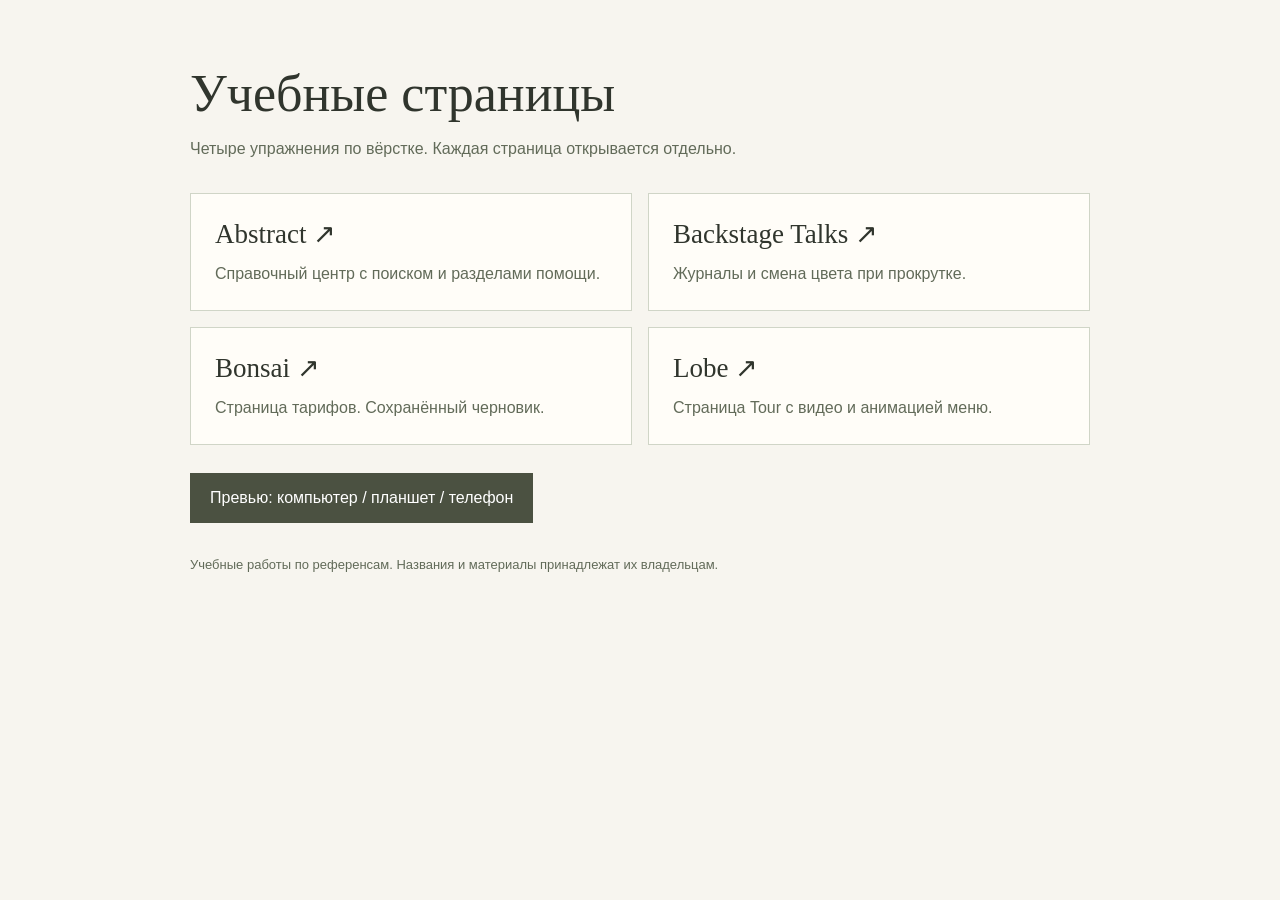
<file: index.html>
<!doctype html>
<html lang="ru">
<head>
  <meta charset="utf-8">
  <meta name="viewport" content="width=device-width, initial-scale=1">
  <meta name="robots" content="noindex, nofollow, noimageindex">
  <title>Учебные страницы</title>
  <style>
    * { box-sizing: border-box; }
    body { margin: 0; padding: 64px 24px; color: #30352d; background: #f7f5ef; font: 16px/1.6 "Segoe UI", Arial, sans-serif; }
    main { max-width: 900px; margin: auto; }
    h1 { margin: 0 0 12px; font: 400 clamp(32px, 6vw, 52px)/1.15 Georgia, serif; }
    .intro { color: #626b59; margin: 0 0 32px; }
    .pages { display: grid; grid-template-columns: repeat(2, minmax(0, 1fr)); gap: 16px; }
    .page { display: block; padding: 24px; border: 1px solid #d0d5c7; color: inherit; text-decoration: none; background: #fffdf8; }
    .page strong { display: block; font: 400 27px/1.2 Georgia, serif; margin-bottom: 10px; }
    .page span { color: #626b59; }
    .page:hover { border-color: #4b5141; background: #edf0e5; }
    :focus-visible { outline: 2px solid #4b5141; outline-offset: 4px; }
    .preview { display: inline-block; margin-top: 28px; padding: 12px 20px; color: #fff; background: #4b5141; text-decoration: none; }
    .note { margin-top: 32px; color: #626b59; font-size: 13px; }
    @media (max-width: 560px) { body { padding: 32px 18px; } .pages { grid-template-columns: 1fr; } }
  </style>
</head>
<body>
  <main>
    <h1>Учебные страницы</h1>
    <p class="intro">Четыре упражнения по вёрстке. Каждая страница открывается отдельно.</p>
    <nav class="pages" aria-label="Выбрать страницу">
      <a class="page" href="abstract.html"><strong>Abstract ↗</strong><span>Справочный центр с поиском и разделами помощи.</span></a>
      <a class="page" href="backstage.html"><strong>Backstage Talks ↗</strong><span>Журналы и смена цвета при прокрутке.</span></a>
      <a class="page" href="bonsai.html"><strong>Bonsai ↗</strong><span>Страница тарифов. Сохранённый черновик.</span></a>
      <a class="page" href="lobe.html"><strong>Lobe ↗</strong><span>Страница Tour с видео и анимацией меню.</span></a>
    </nav>
    <a class="preview" href="preview.html">Превью: компьютер / планшет / телефон</a>
    <p class="note">Учебные работы по референсам. Названия и материалы принадлежат их владельцам.</p>
  </main>
</body>
</html>
</file>
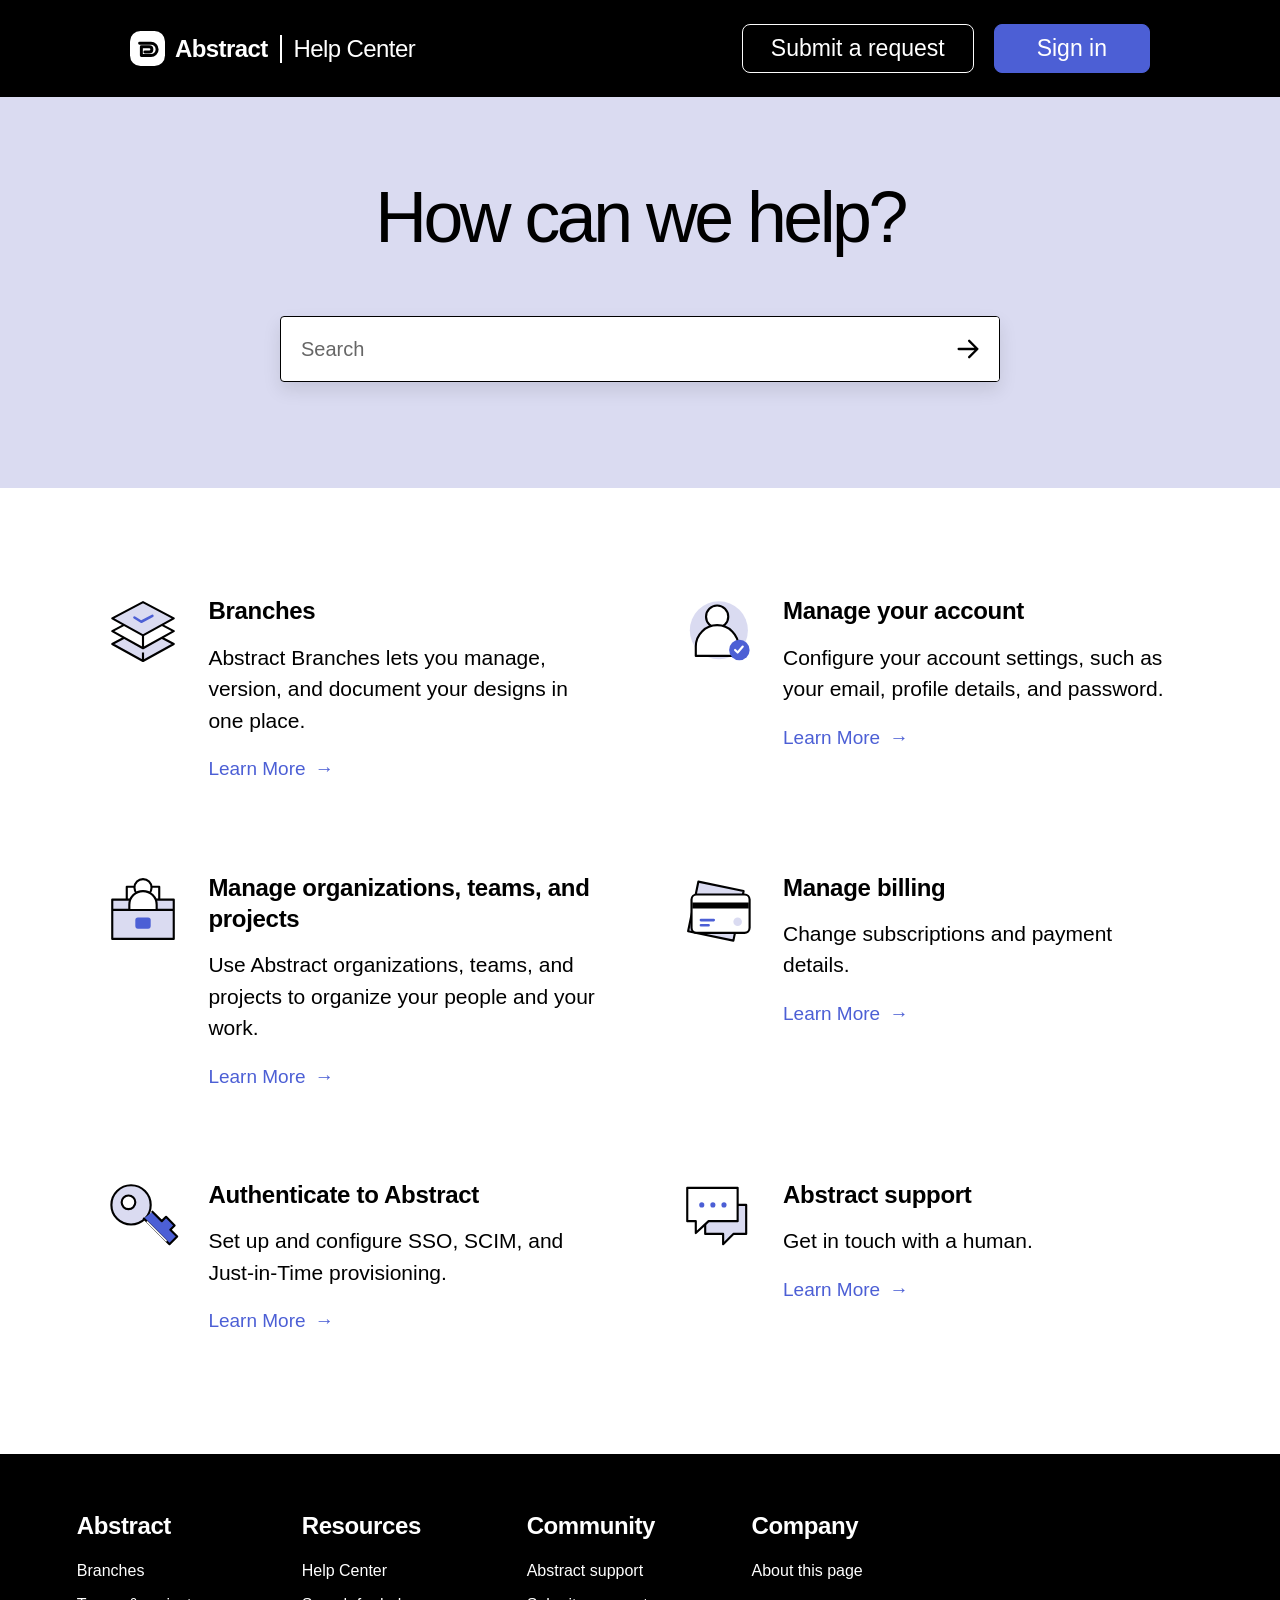
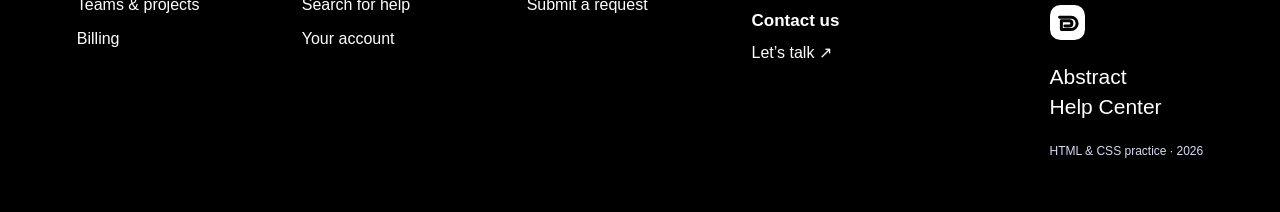
<file: abstract.html>
<!DOCTYPE html>
<html lang="en">
<head>
  <meta charset="UTF-8">
  <meta name="robots" content="noindex, nofollow, noimageindex">
  <meta name="viewport" content="width=device-width, initial-scale=1.0">
  <meta name="description" content="Find a little help with your Abstract account, designs, teams, and more.">
  <title>Abstract | Help Center</title>
  <link rel="stylesheet" href="style.css">
  <script src="script.js" defer></script>
</head>
<body>
  <a class="skip-link" href="#help-topics">Skip to help topics</a>

  <!-- Reusable, locally drawn icons. -->
  <svg class="icon-library" xmlns="http://www.w3.org/2000/svg" aria-hidden="true">
    <symbol id="abstract-mark" viewBox="0 0 40 40">
      <rect width="40" height="40" rx="12" fill="currentColor"/>
      <path d="M11 14h13a7 7 0 0 1 0 14H13V18h9a3 3 0 0 1 0 6h-5" fill="none" stroke="var(--mark-ink, #000)" stroke-width="3.4" stroke-linecap="round" stroke-linejoin="round"/>
    </symbol>
    <symbol id="arrow" viewBox="0 0 24 24">
      <path d="M4 12h16m-7-7 7 7-7 7"/>
    </symbol>
    <symbol id="branches-icon" viewBox="0 0 96 96">
      <path d="m12 62 36-19 36 19-36 20Z" fill="var(--lavender)" stroke="currentColor" stroke-width="2.5" stroke-linejoin="round"/>
      <path d="m12 47 36-19 36 19-36 20Z" fill="var(--white)" stroke="currentColor" stroke-width="2.5" stroke-linejoin="round"/>
      <path d="m12 32 36-19 36 19-36 20Z" fill="var(--lavender)" stroke="currentColor" stroke-width="2.5" stroke-linejoin="round"/>
      <path d="m38 31 8 5 13-7" fill="none" stroke="var(--purple)" stroke-width="3" stroke-linecap="round" stroke-linejoin="round"/>
      <path d="M48 52v15m0 5v9" stroke="currentColor" stroke-width="2.5"/>
    </symbol>
    <symbol id="account-icon" viewBox="0 0 96 96">
      <circle cx="49" cy="46" r="34" fill="var(--lavender)"/>
      <circle cx="47" cy="30" r="13" fill="var(--white)" stroke="currentColor" stroke-width="2.5"/>
      <path d="M22 76V65a25 25 0 0 1 50 0v11Z" fill="var(--white)" stroke="currentColor" stroke-width="2.5" stroke-linejoin="round"/>
      <circle cx="73" cy="69" r="12" fill="var(--purple)"/>
      <path d="m68 69 3 3 6-7" fill="none" stroke="var(--white)" stroke-width="2.5" stroke-linecap="round" stroke-linejoin="round"/>
    </symbol>
    <symbol id="teams-icon" viewBox="0 0 96 96">
      <path d="M12 37h72v46H12Z" fill="var(--lavender)" stroke="currentColor" stroke-width="2.5" stroke-linejoin="round"/>
      <path d="M12 49h72M29 37V22h38v15" fill="none" stroke="currentColor" stroke-width="2.5" stroke-linejoin="round"/>
      <circle cx="48" cy="23" r="10" fill="var(--white)" stroke="currentColor" stroke-width="2.5"/>
      <path d="M32 48v-5a16 16 0 0 1 32 0v5" fill="var(--white)" stroke="currentColor" stroke-width="2.5"/>
      <rect x="39" y="58" width="18" height="13" rx="3" fill="var(--purple)"/>
    </symbol>
    <symbol id="billing-icon" viewBox="0 0 96 96">
      <path d="m25 16 53 11-12 58-53-11Z" fill="var(--lavender)" stroke="currentColor" stroke-width="2.5" stroke-linejoin="round"/>
      <rect x="17" y="31" width="68" height="45" rx="6" fill="var(--white)" stroke="currentColor" stroke-width="2.5"/>
      <path d="M18 44h66" stroke="currentColor" stroke-width="7"/>
      <path d="M28 61h15m-15 6h9" stroke="var(--purple)" stroke-width="3" stroke-linecap="round"/>
      <circle cx="71" cy="63" r="5" fill="var(--lavender)"/>
    </symbol>
    <symbol id="key-icon" viewBox="0 0 96 96">
      <circle cx="34" cy="35" r="23" fill="var(--lavender)" stroke="currentColor" stroke-width="2.5"/>
      <circle cx="31" cy="32" r="8" fill="var(--white)" stroke="currentColor" stroke-width="2.5"/>
      <path d="m49 51 30 30 9-9-8-8 5-5-10-10-5 5-11-11" fill="var(--purple)" stroke="currentColor" stroke-width="2.5" stroke-linecap="round" stroke-linejoin="round"/>
      <path d="m53 55 22 22" stroke="var(--white)" stroke-width="2" stroke-linecap="round"/>
    </symbol>
    <symbol id="support-icon" viewBox="0 0 96 96">
      <path d="M33 35h48v34H66L54 81V69H33Z" fill="var(--lavender)" stroke="currentColor" stroke-width="2.5" stroke-linejoin="round"/>
      <path d="M12 15h59v39H37L22 68V54H12Z" fill="var(--white)" stroke="currentColor" stroke-width="2.5" stroke-linejoin="round"/>
      <circle cx="29" cy="35" r="3" fill="var(--purple)"/>
      <circle cx="42" cy="35" r="3" fill="var(--purple)"/>
      <circle cx="55" cy="35" r="3" fill="var(--purple)"/>
    </symbol>
  </svg>

  <header class="site-header">
    <div class="header-inner">
      <a class="brand" href="abstract.html" aria-label="Abstract Help Center home">
        <svg class="brand-mark" aria-hidden="true"><use href="#abstract-mark"/></svg>
        <span class="brand-name">Abstract</span>
        <span class="brand-divider" aria-hidden="true"></span>
        <span class="brand-section">Help Center</span>
      </a>
      <nav class="header-actions" aria-label="Account and support">
        <button class="button button-request" type="button" data-action="request">Submit a request</button>
        <button class="button button-signin" type="button" data-action="signin">Sign in</button>
      </nav>
    </div>
  </header>

  <main>
    <section class="hero" aria-labelledby="hero-title">
      <div class="hero-inner">
        <h1 id="hero-title">How can we help?</h1>
        <form class="search-form" role="search">
          <label class="visually-hidden" for="help-search">Search help topics</label>
          <input id="help-search" name="q" type="search" placeholder="Search" autocomplete="off" aria-controls="help-topics">
          <button class="search-submit" type="submit" aria-label="Search help topics">
            <svg class="arrow-icon" aria-hidden="true"><use href="#arrow"/></svg>
          </button>
        </form>
      </div>
    </section>

    <!-- Six topics: two columns on desktop, one on a small screen. -->
    <section class="topics-section" aria-label="Browse help topics">
      <p class="search-status" id="search-status" role="status" hidden></p>
      <div class="topics-grid" id="help-topics" tabindex="-1">
        <article class="topic" id="branches" data-search="branches designs version document files">
          <svg class="topic-icon" aria-hidden="true"><use href="#branches-icon"/></svg>
          <div class="topic-copy">
            <h2>Branches</h2>
            <p>Abstract Branches lets you manage, version, and document your designs in one place.</p>
            <button class="text-link learn-more" type="button" data-topic="branches" aria-label="Learn more about Branches">Learn More <span aria-hidden="true">→</span></button>
          </div>
        </article>
        <article class="topic" id="account" data-search="account email profile details password settings">
          <svg class="topic-icon" aria-hidden="true"><use href="#account-icon"/></svg>
          <div class="topic-copy">
            <h2>Manage your account</h2>
            <p>Configure your account settings, such as your email, profile details, and password.</p>
            <button class="text-link learn-more" type="button" data-topic="account" aria-label="Learn more about managing your account">Learn More <span aria-hidden="true">→</span></button>
          </div>
        </article>
        <article class="topic" id="organizations" data-search="organizations teams projects people work workspace">
          <svg class="topic-icon" aria-hidden="true"><use href="#teams-icon"/></svg>
          <div class="topic-copy">
            <h2>Manage organizations, teams, and projects</h2>
            <p>Use Abstract organizations, teams, and projects to organize your people and your work.</p>
            <button class="text-link learn-more" type="button" data-topic="organizations" aria-label="Learn more about organizations, teams, and projects">Learn More <span aria-hidden="true">→</span></button>
          </div>
        </article>
        <article class="topic" id="billing" data-search="billing subscriptions payment details invoices plan">
          <svg class="topic-icon" aria-hidden="true"><use href="#billing-icon"/></svg>
          <div class="topic-copy">
            <h2>Manage billing</h2>
            <p>Change subscriptions and payment details.</p>
            <button class="text-link learn-more" type="button" data-topic="billing" aria-label="Learn more about billing">Learn More <span aria-hidden="true">→</span></button>
          </div>
        </article>
        <article class="topic" id="authentication" data-search="authenticate authentication sso scim just-in-time provisioning security login">
          <svg class="topic-icon" aria-hidden="true"><use href="#key-icon"/></svg>
          <div class="topic-copy">
            <h2>Authenticate to Abstract</h2>
            <p>Set up and configure SSO, SCIM, and Just-in-Time provisioning.</p>
            <button class="text-link learn-more" type="button" data-topic="authentication" aria-label="Learn more about authentication">Learn More <span aria-hidden="true">→</span></button>
          </div>
        </article>
        <article class="topic" id="support" data-search="support contact human help request question">
          <svg class="topic-icon" aria-hidden="true"><use href="#support-icon"/></svg>
          <div class="topic-copy">
            <h2>Abstract support</h2>
            <p>Get in touch with a human.</p>
            <button class="text-link learn-more" type="button" data-topic="support" aria-label="Learn more about Abstract support">Learn More <span aria-hidden="true">→</span></button>
          </div>
        </article>
      </div>
      <div class="empty-state" hidden>
        <h2>No topics found.</h2>
        <p>Try “account”, “billing”, or “teams”.</p>
        <button class="text-link" type="button" id="clear-search">Show all topics <span aria-hidden="true">→</span></button>
      </div>
      <noscript><p class="noscript-note">JavaScript is needed for search and topic previews.</p></noscript>
    </section>
  </main>

  <footer class="site-footer">
    <div class="footer-inner">
      <nav class="footer-column" aria-labelledby="footer-abstract">
        <h2 id="footer-abstract">Abstract</h2>
        <button type="button" data-topic="branches">Branches</button>
        <button type="button" data-topic="organizations">Teams &amp; projects</button>
        <button type="button" data-topic="billing">Billing</button>
      </nav>
      <nav class="footer-column" aria-labelledby="footer-resources">
        <h2 id="footer-resources">Resources</h2>
        <a href="#help-topics" id="browse-topics">Help Center</a>
        <button type="button" data-action="search">Search for help</button>
        <button type="button" data-topic="account">Your account</button>
      </nav>
      <nav class="footer-column" aria-labelledby="footer-community">
        <h2 id="footer-community">Community</h2>
        <button type="button" data-topic="support">Abstract support</button>
        <button type="button" data-action="request">Submit a request</button>
      </nav>
      <div class="footer-column">
        <h2>Company</h2>
        <button type="button" data-action="about">About this page</button>
        <h3>Contact us</h3>
        <button type="button" data-action="request">Let’s talk <span aria-hidden="true">↗</span></button>
      </div>
      <div class="footer-signature">
        <svg class="brand-mark" aria-hidden="true"><use href="#abstract-mark"/></svg>
        <p>Abstract<br>Help Center</p>
        <small>HTML &amp; CSS practice · 2026</small>
      </div>
    </div>
  </footer>

  <dialog class="help-dialog" id="help-dialog" aria-labelledby="dialog-title" aria-describedby="dialog-description">
    <button class="dialog-close" type="button" aria-label="Close dialog" autofocus>×</button>
    <span class="dialog-eyebrow">ABSTRACT / HELP CENTER</span>
    <h2 id="dialog-title"></h2>
    <p id="dialog-description"></p>
    <div id="dialog-content"></div>
  </dialog>
</body>
</html>
</file>
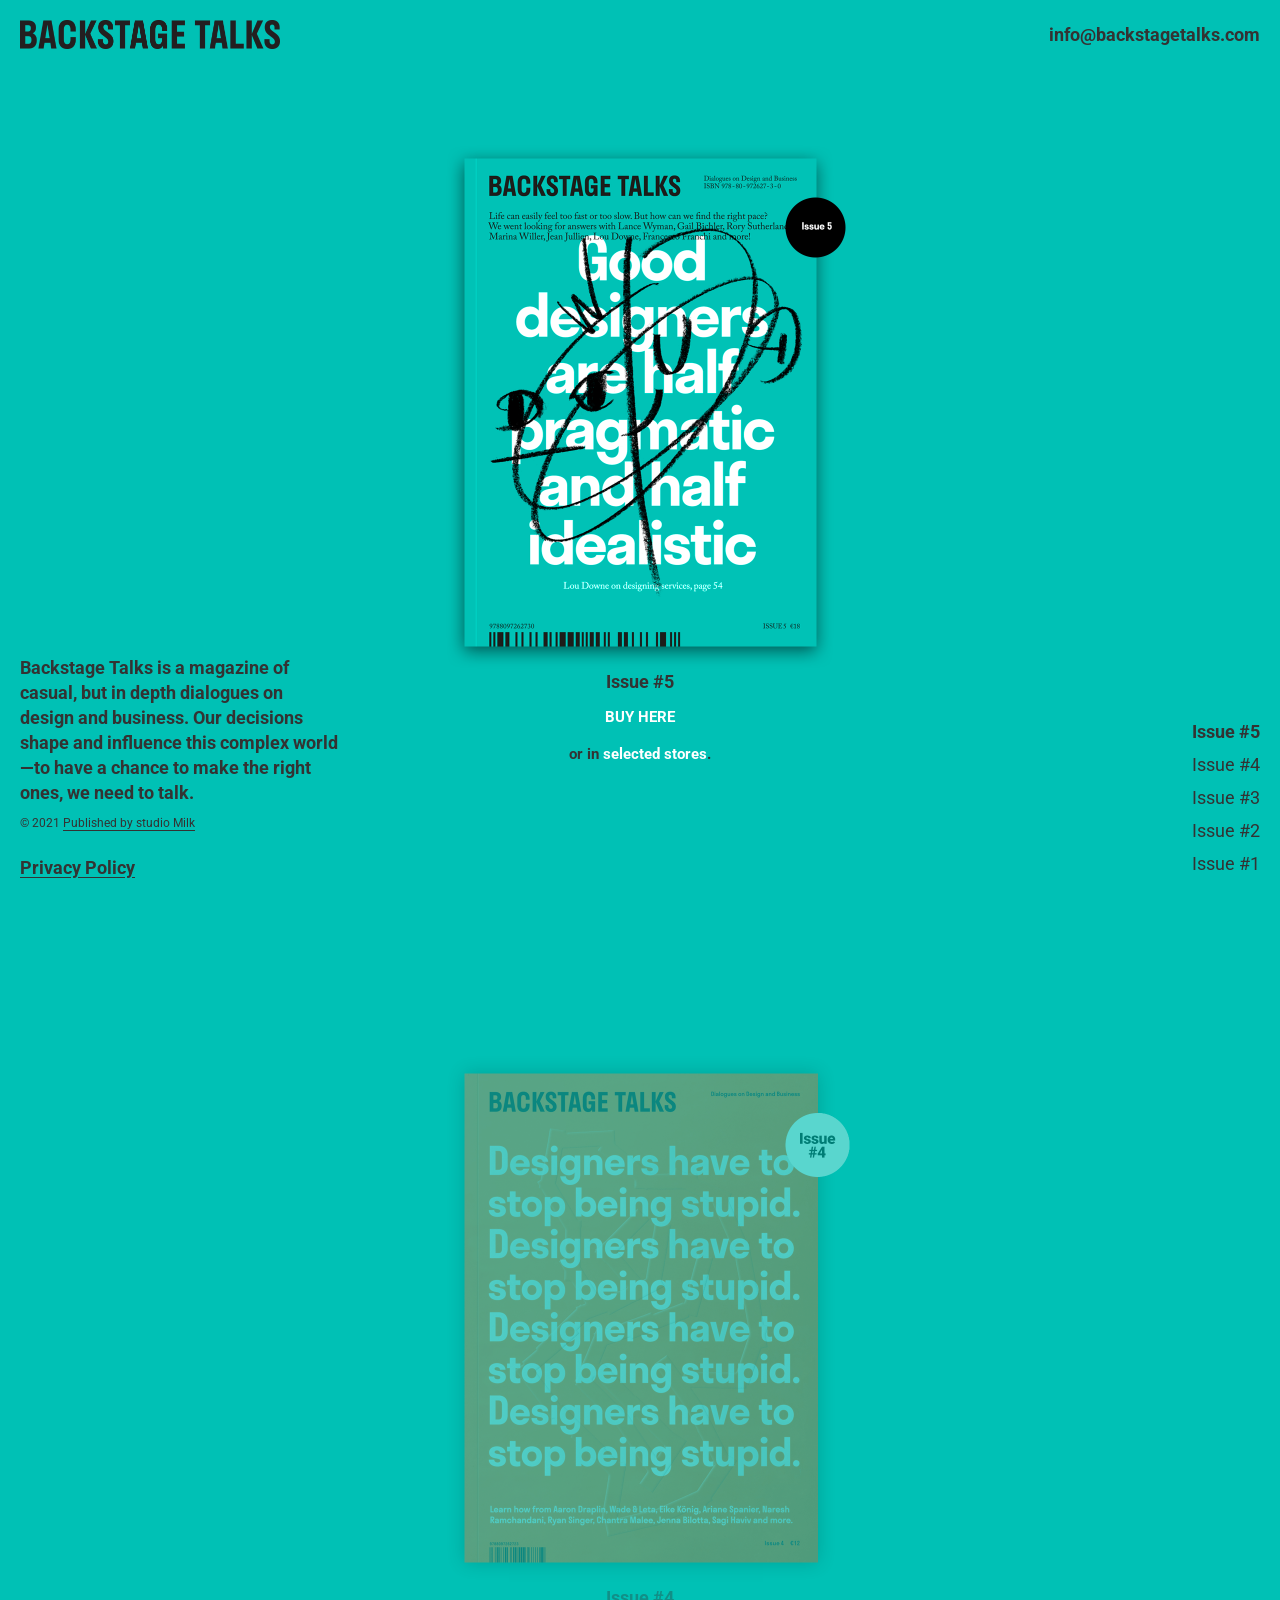
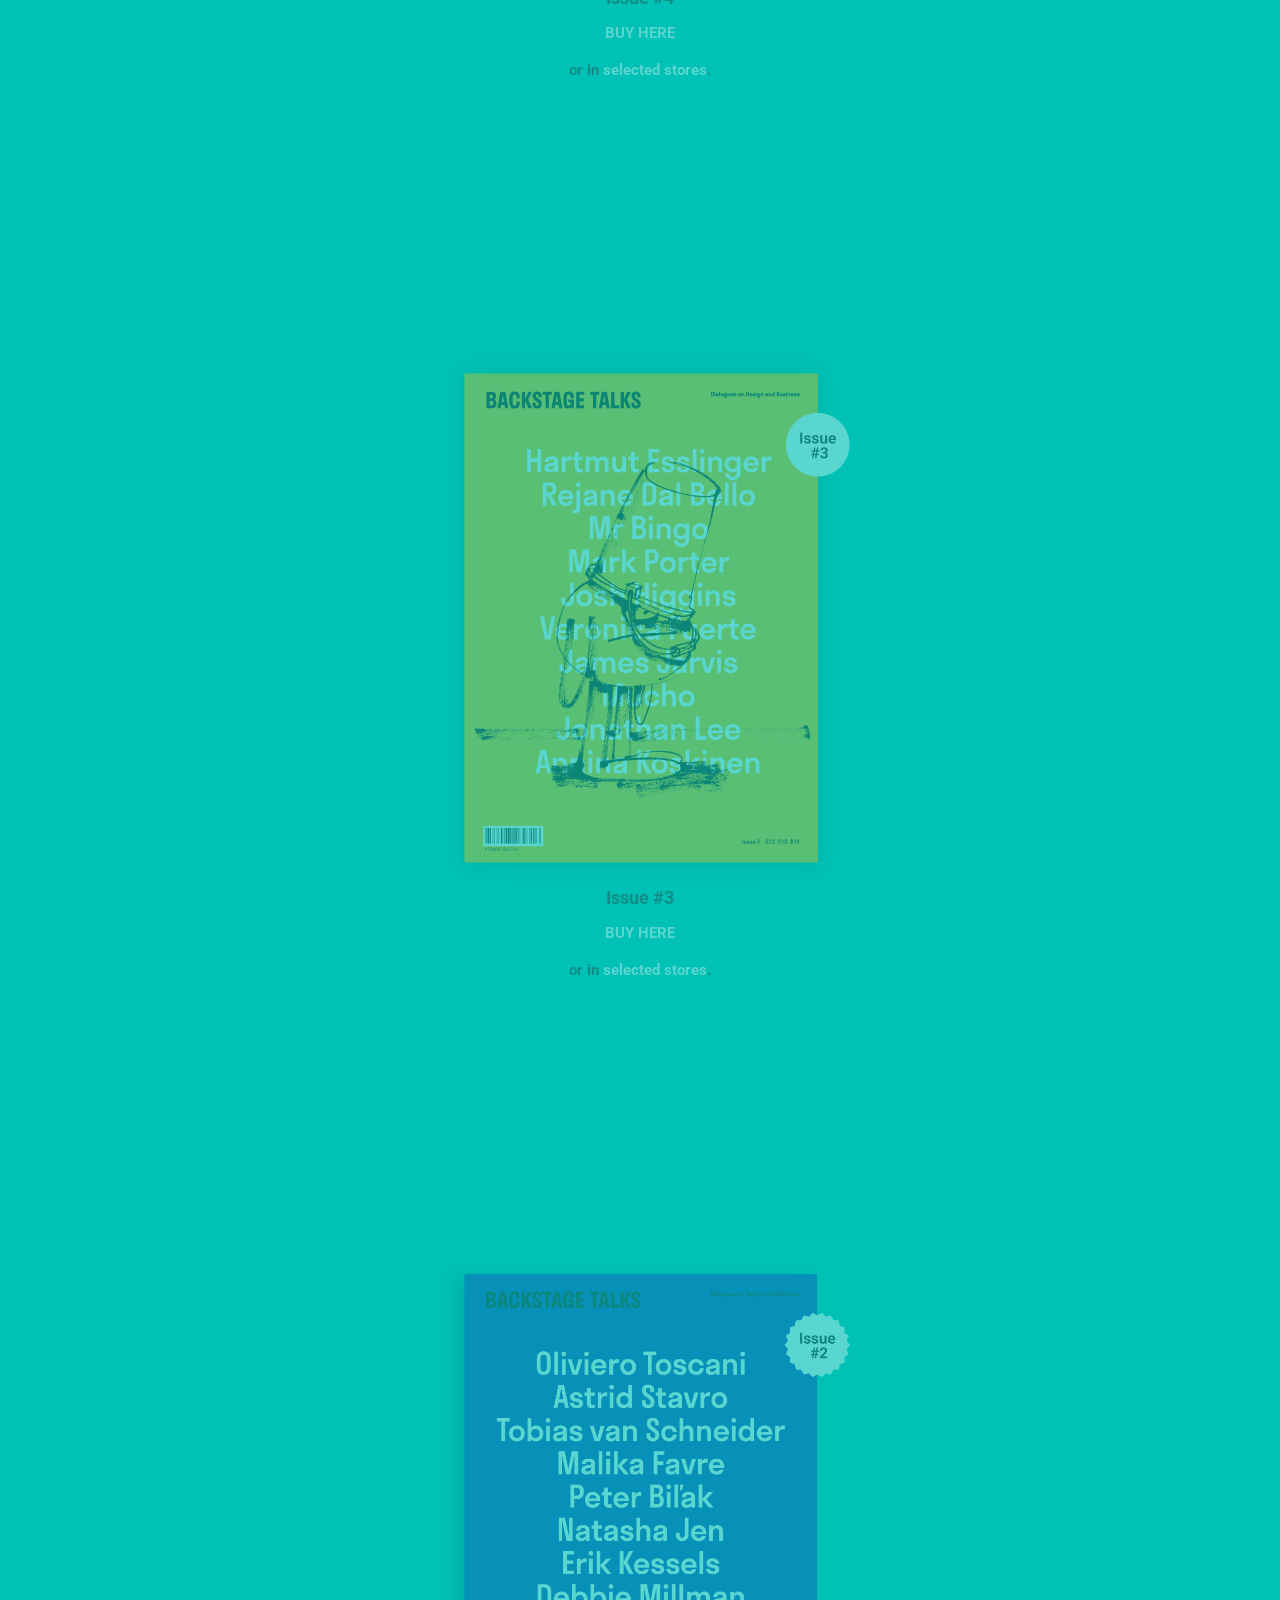
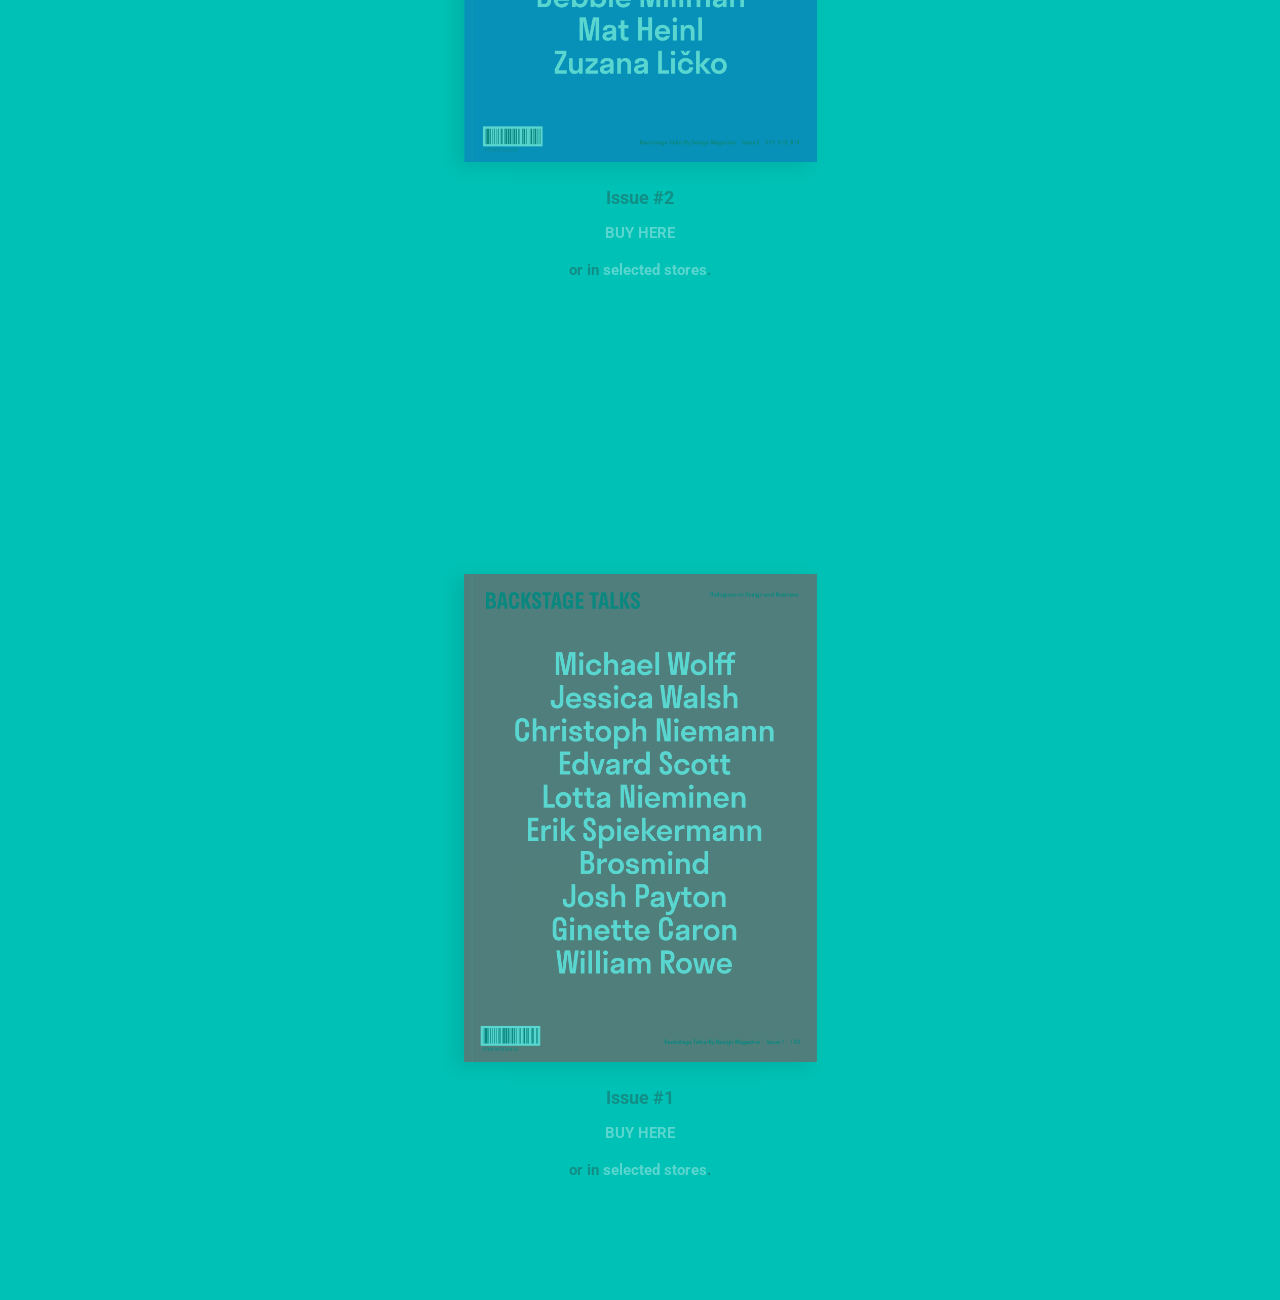
<file: backstage.html>
<!DOCTYPE html>
<html lang="en">
<head>
  <meta charset="UTF-8">
  <meta name="robots" content="noindex, nofollow, noimageindex">
  <meta name="viewport" content="width=device-width, initial-scale=1.0">
  <meta name="theme-color" content="#00c1b5">
  <meta name="description" content="Backstage Talks: a magazine of casual, but in depth dialogues on design and business. Explore issues 5 to 1.">
  <title>Backstage Talks — Issues 5–1</title>
  <link rel="preload" href="assets/backstage/roboto.woff2" as="font" type="font/woff2" crossorigin>
  <link rel="stylesheet" href="backstage.css?v=1">
  <script src="backstage.js?v=1" defer></script>
</head>
<body>
  <a class="skip-link" href="#issues">Skip to the magazines</a>

  <header class="page-header">
    <a class="brand" href="#issue-5" aria-label="Backstage Talks — Issue 5">
      <img src="assets/backstage/logo.png" alt="BACKSTAGE TALKS" width="519" height="58">
    </a>
    <a class="contact" href="mailto:info@backstagetalks.com">info@backstagetalks.com</a>
  </header>

  <nav class="issue-nav" aria-label="Magazine issues">
    <ul>
      <li><a href="#issue-5" aria-current="location">Issue #5</a></li>
      <li><a href="#issue-4">Issue #4</a></li>
      <li><a href="#issue-3">Issue #3</a></li>
      <li><a href="#issue-2">Issue #2</a></li>
      <li><a href="#issue-1">Issue #1</a></li>
    </ul>
  </nav>

  <main id="issues" tabindex="-1">
    <h1 class="sr-only">Backstage Talks magazine</h1>

    <section class="issue is-active" id="issue-5" data-color="#00c1b5" style="--issue-color: #00c1b5" aria-labelledby="title-5" tabindex="-1">
      <figure class="issue-figure">
        <img class="cover" src="assets/backstage/issue-5.png" width="840" height="1064" alt="Backstage Talks Issue 5: Good designers are half pragmatic and half idealistic" fetchpriority="high" decoding="async">
        <figcaption>
          <h2 id="title-5">Issue #5</h2>
          <p class="buy-line"><a href="https://brot.sk/products/backstage-talks-5" target="_blank" rel="noopener noreferrer">BUY HERE</a></p>
          <p class="stores-line">or in <a href="https://backstagetalks.com/stocklist.php" target="_blank" rel="noopener noreferrer">selected stores</a>.</p>
        </figcaption>
      </figure>
    </section>

    <section class="issue" id="issue-4" data-color="#ff651a" style="--issue-color: #ff651a" aria-labelledby="title-4" tabindex="-1">
      <figure class="issue-figure">
        <img class="cover" src="assets/backstage/issue-4.png" width="840" height="1064" alt="The orange cover of Backstage Talks Issue 4" loading="lazy" decoding="async">
        <figcaption>
          <h2 id="title-4">Issue #4</h2>
          <p class="buy-line"><a href="https://brot.sk/search?type=product&amp;q=Backstage%20Talks%204" target="_blank" rel="noopener noreferrer">BUY HERE</a></p>
          <p class="stores-line">or in <a href="https://backstagetalks.com/stocklist.php" target="_blank" rel="noopener noreferrer">selected stores</a>.</p>
        </figcaption>
      </figure>
    </section>

    <section class="issue" id="issue-3" data-color="#ffbe00" style="--issue-color: #ffbe00" aria-labelledby="title-3" tabindex="-1">
      <figure class="issue-figure">
        <img class="cover" src="assets/backstage/issue-3.png" width="840" height="1064" alt="The yellow cover of Backstage Talks Issue 3" loading="lazy" decoding="async">
        <figcaption>
          <h2 id="title-3">Issue #3</h2>
          <p class="buy-line"><a href="https://brot.sk/search?type=product&amp;q=Backstage%20Talks%203" target="_blank" rel="noopener noreferrer">BUY HERE</a></p>
          <p class="stores-line">or in <a href="https://backstagetalks.com/stocklist.php" target="_blank" rel="noopener noreferrer">selected stores</a>.</p>
        </figcaption>
      </figure>
    </section>

    <section class="issue" id="issue-2" data-color="#1d3fbb" style="--issue-color: #1d3fbb" aria-labelledby="title-2" tabindex="-1">
      <figure class="issue-figure">
        <img class="cover" src="assets/backstage/issue-2.png" width="829" height="1050" alt="The blue cover of Backstage Talks Issue 2" loading="lazy" decoding="async">
        <figcaption>
          <h2 id="title-2">Issue #2</h2>
          <p class="buy-line"><a href="https://brot.sk/products/backstage-talks-2" target="_blank" rel="noopener noreferrer">BUY HERE</a></p>
          <p class="stores-line">or in <a href="https://backstagetalks.com/stocklist.php" target="_blank" rel="noopener noreferrer">selected stores</a>.</p>
        </figcaption>
      </figure>
    </section>

    <section class="issue" id="issue-1" data-color="#e30512" style="--issue-color: #e30512" aria-labelledby="title-1" tabindex="-1">
      <figure class="issue-figure">
        <img class="cover" src="assets/backstage/issue-1.png" width="829" height="1050" alt="The red cover of Backstage Talks Issue 1" loading="lazy" decoding="async">
        <figcaption>
          <h2 id="title-1">Issue #1</h2>
          <p class="buy-line"><a href="https://brot.sk/search?type=product&amp;q=Backstage%20Talks%201" target="_blank" rel="noopener noreferrer">BUY HERE</a></p>
          <p class="stores-line">or in <a href="https://backstagetalks.com/stocklist.php" target="_blank" rel="noopener noreferrer">selected stores</a>.</p>
        </figcaption>
      </figure>
    </section>
  </main>

  <footer class="page-about">
    <p class="description">Backstage Talks is a magazine of casual, but in depth dialogues on design and business. Our decisions shape and influence this complex world—to have a chance to make the right ones, we need to talk.</p>
    <p class="copyright">© 2021 <a href="https://buromilk.com/" target="_blank" rel="noopener noreferrer">Published by studio Milk</a></p>
    <a class="privacy" href="https://backstagetalks.com/privacy-policy.php" target="_blank" rel="noopener noreferrer">Privacy Policy</a>
  </footer>
</body>
</html>
</file>
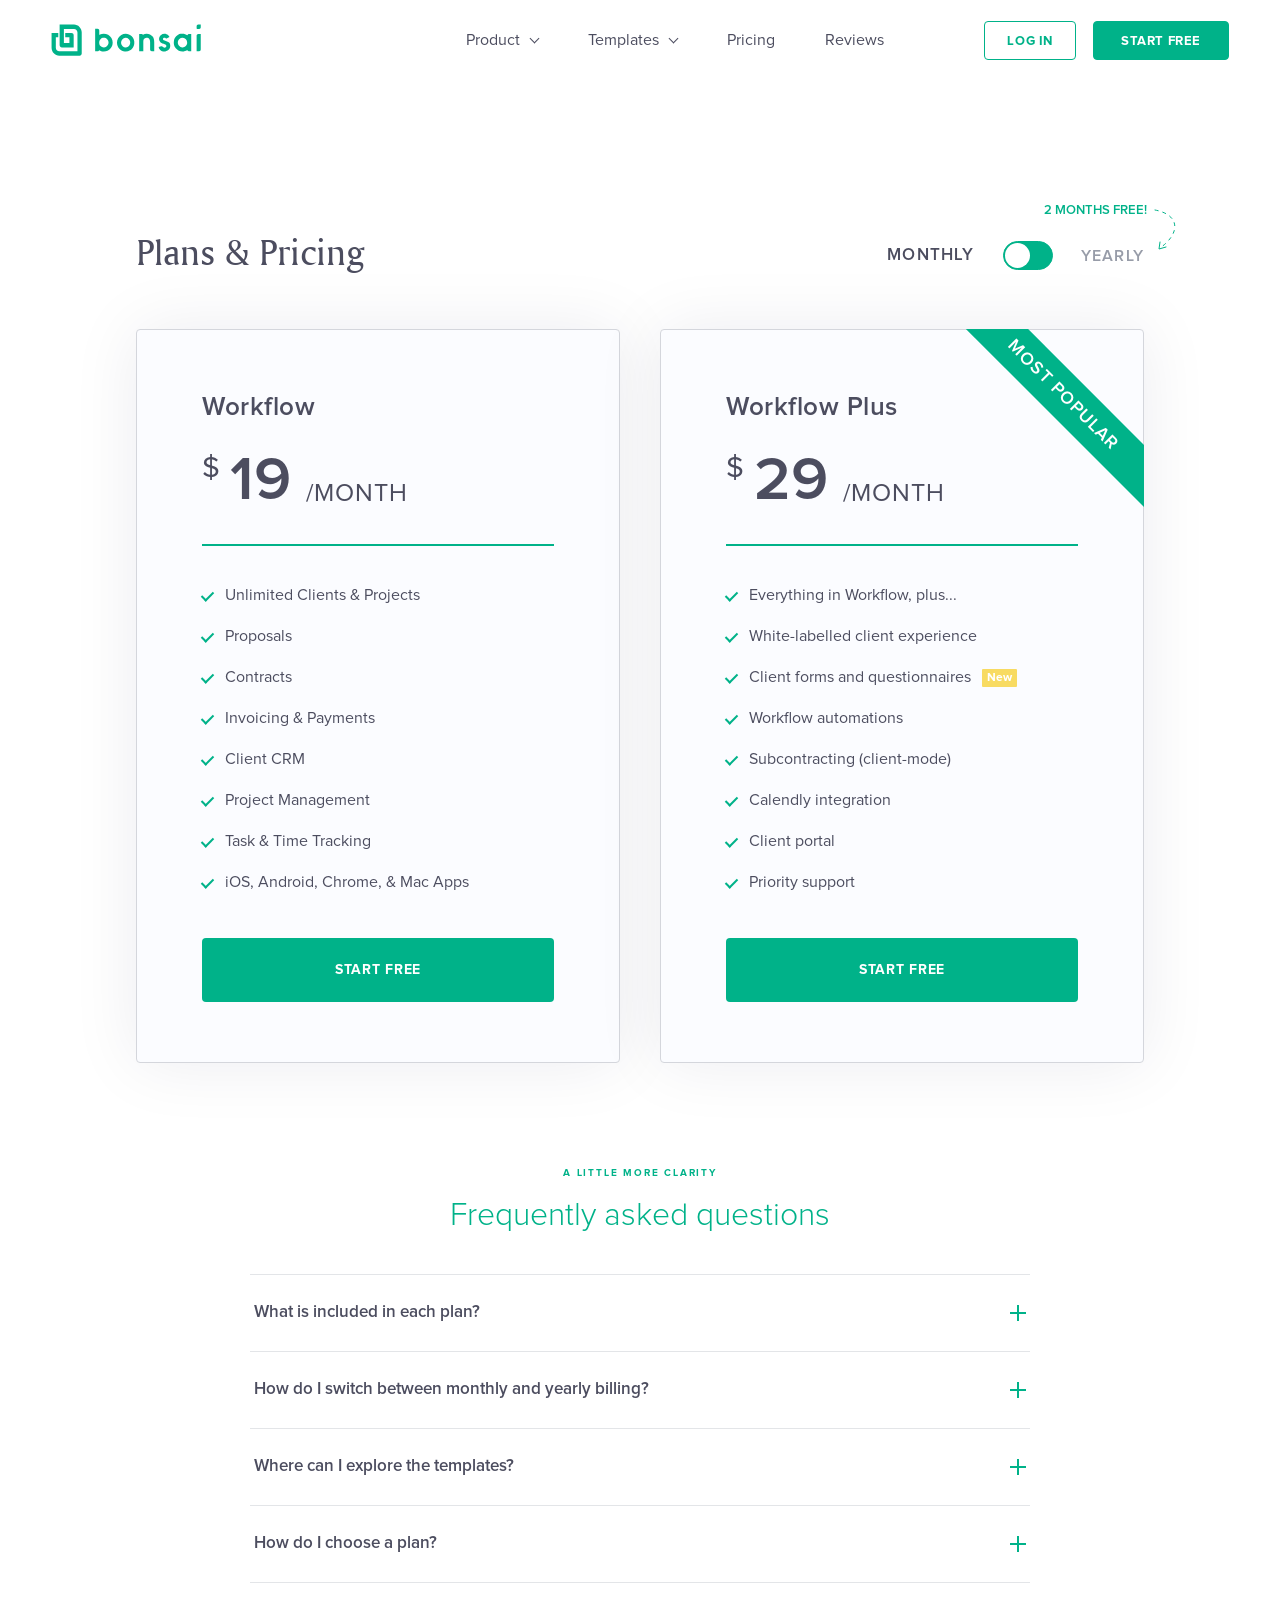
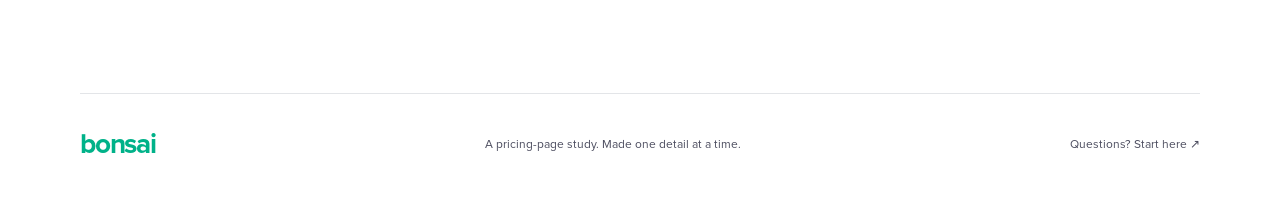
<file: bonsai.html>
<!DOCTYPE html>
<html lang="en">
<head>
  <meta charset="UTF-8">
  <meta name="robots" content="noindex, nofollow, noimageindex">
  <meta name="viewport" content="width=device-width, initial-scale=1.0">
  <meta name="description" content="Compare the Workflow and Workflow Plus plans on this Bonsai pricing page.">
  <title>Bonsai — Plans &amp; Pricing</title>
  <link rel="stylesheet" href="bonsai.css?v=yearly-offer-1">
  <script src="bonsai.js?v=original-pricing-1" defer></script>
</head>
<body>
  <a class="skip-link" href="#pricing">Skip to pricing</a>

  <header class="site-header">
    <div class="header-inner">
      <a class="logo" href="bonsai.html" aria-label="Bonsai home">
        <img class="logo-image" src="assets/bonsai-logo.svg" alt="bonsai" width="150" height="31">
      </a>

      <button class="menu-toggle" type="button" aria-expanded="false" aria-controls="primary-nav" aria-label="Open navigation" hidden>
        <span></span><span></span><span></span>
      </button>

      <nav class="primary-nav" id="primary-nav" aria-label="Main navigation">
        <details class="nav-dropdown">
          <summary>Product <span class="chevron" aria-hidden="true"></span></summary>
          <div class="dropdown-panel">
            <span class="dropdown-kicker">YOUR WORK, IN ONE PLACE</span>
            <button type="button" data-preview="projects"><strong>Project management</strong><span>A place for your clients and projects.</span></button>
            <button type="button" data-preview="invoices"><strong>Invoicing &amp; payments</strong><span>Make room for the work that matters.</span></button>
            <button type="button" data-preview="time"><strong>Task &amp; time tracking</strong><span>A little more clarity in your day.</span></button>
          </div>
        </details>
        <details class="nav-dropdown">
          <summary>Templates <span class="chevron" aria-hidden="true"></span></summary>
          <div class="dropdown-panel templates-panel">
            <span class="dropdown-kicker">A SIMPLE STARTING POINT</span>
            <button type="button" data-preview="proposal"><strong>Proposal template</strong><span>Start with a clear project outline.</span></button>
            <button type="button" data-preview="contract"><strong>Contract template</strong><span>A place for the important details.</span></button>
            <button type="button" data-preview="invoice"><strong>Invoice template</strong><span>Keep your payment details together.</span></button>
          </div>
        </details>
        <a class="nav-link" href="#pricing" aria-current="page">Pricing</a>
        <button class="nav-link" type="button" data-preview="reviews">Reviews</button>
      </nav>

      <div class="header-actions">
        <button class="button button-outline" type="button" data-preview="login">Log in</button>
        <a class="button button-green" href="#plans">Start free</a>
      </div>
    </div>
  </header>

  <main>
    <section class="pricing-section" id="pricing" aria-labelledby="pricing-title">
      <div class="pricing-heading">
        <h1 id="pricing-title">Plans &amp; Pricing</h1>
        <div class="billing-control" aria-label="Choose a billing period">
          <div class="billing-offer" id="yearly-offer">
            <span>2 MONTHS FREE!</span>
            <svg class="offer-arrow" viewBox="0 0 32 48" fill="none" stroke="currentColor" stroke-width="1" stroke-linecap="round" stroke-linejoin="round" aria-hidden="true" focusable="false">
              <path d="M4 3C30 8 29 27 9 41" stroke-dasharray="3 5"/>
              <path d="m9 35-1 7 7-2"/>
            </svg>
          </div>
          <span class="monthly-label" id="monthly-label">MONTHLY</span>
          <button class="billing-switch" id="billing-switch" type="button" role="switch" aria-checked="false" aria-label="Yearly billing" aria-describedby="yearly-offer">
            <span class="switch-thumb" aria-hidden="true"></span>
          </button>
          <span class="yearly-label" id="yearly-label">YEARLY</span>
        </div>
      </div>

      <!-- Monthly prices come from the brief. Yearly prices can be added later. -->
      <div class="plans-grid" id="plans">
        <article class="plan-card" aria-labelledby="workflow-title">
          <h2 id="workflow-title">Workflow</h2>
          <div class="price-block">
            <div class="price-line"><span class="currency" aria-hidden="true">$</span><span class="price-amount" data-monthly="19">19</span><span class="price-period">/MONTH</span></div>
            <p class="billing-note">Billed monthly</p>
          </div>
          <ul class="features">
            <li>Unlimited Clients &amp; Projects</li>
            <li>Proposals</li>
            <li>Contracts</li>
            <li>Invoicing &amp; Payments</li>
            <li>Client CRM</li>
            <li>Project Management</li>
            <li>Task &amp; Time Tracking</li>
            <li>iOS, Android, Chrome, &amp; Mac Apps</li>
          </ul>
          <button class="button button-green plan-cta" type="button" data-plan="workflow">START FREE</button>
        </article>

        <article class="plan-card featured-plan" aria-labelledby="workflow-plus-title">
          <div class="ribbon-corner"><span class="popular-ribbon">MOST POPULAR</span></div>
          <h2 id="workflow-plus-title">Workflow Plus</h2>
          <div class="price-block">
            <div class="price-line"><span class="currency" aria-hidden="true">$</span><span class="price-amount" data-monthly="29">29</span><span class="price-period">/MONTH</span></div>
            <p class="billing-note">Billed monthly</p>
          </div>
          <ul class="features">
            <li>Everything in Workflow, plus...</li>
            <li>White-labelled client experience</li>
            <li>Client forms and questionnaires <span class="new-badge">New</span></li>
            <li>Workflow automations</li>
            <li>Subcontracting (client-mode)</li>
            <li>Calendly integration</li>
            <li>Client portal</li>
            <li>Priority support</li>
          </ul>
          <button class="button button-green plan-cta" type="button" data-plan="workflow-plus">START FREE</button>
        </article>
      </div>
      <p class="billing-status" id="billing-status" role="status" aria-live="polite">Monthly billing selected.</p>
    </section>

    <section class="faq-section" id="faq" aria-labelledby="faq-title">
      <span class="section-eyebrow">A LITTLE MORE CLARITY</span>
      <h2 id="faq-title">Frequently asked questions</h2>
      <!-- These expandable questions are accordions. Their text can be replaced later. -->
      <div class="faq-list">
        <details class="faq-item">
          <summary>What is included in each plan?<span class="faq-plus" aria-hidden="true"></span></summary>
          <div class="faq-answer"><p>Workflow includes the features listed in the first card. Workflow Plus includes everything in Workflow, along with the extra features listed in the second card.</p></div>
        </details>
        <details class="faq-item">
          <summary>How do I switch between monthly and yearly billing?<span class="faq-plus" aria-hidden="true"></span></summary>
          <div class="faq-answer"><p>Use the switch above the plans to change the billing period. Monthly prices are shown now; yearly prices will be added later.</p></div>
        </details>
        <details class="faq-item">
          <summary>Where can I explore the templates?<span class="faq-plus" aria-hidden="true"></span></summary>
          <div class="faq-answer"><p>Open Templates in the navigation and choose a proposal, contract, or invoice to see a sample outline.</p></div>
        </details>
        <details class="faq-item">
          <summary>How do I choose a plan?<span class="faq-plus" aria-hidden="true"></span></summary>
          <div class="faq-answer"><p>Select Start free under the plan you want to preview. This practice page shows your selection; it does not create an account or take a payment.</p></div>
        </details>
      </div>
    </section>
  </main>

  <footer class="site-footer">
    <a class="footer-logo" href="bonsai.html">bonsai</a>
    <p>A pricing-page study. Made one detail at a time.</p>
    <a href="#faq">Questions? Start here <span aria-hidden="true">↗</span></a>
  </footer>

  <dialog class="preview-dialog" id="preview-dialog" aria-labelledby="dialog-title" aria-describedby="dialog-description">
    <button class="dialog-close" type="button" aria-label="Close preview" autofocus>×</button>
    <span class="section-eyebrow">BONSAI / A CLOSER LOOK</span>
    <h2 id="dialog-title"></h2>
    <p id="dialog-description"></p>
    <div id="dialog-content"></div>
    <button class="button button-outline dialog-back" type="button">Back to pricing</button>
  </dialog>
</body>
</html>
</file>
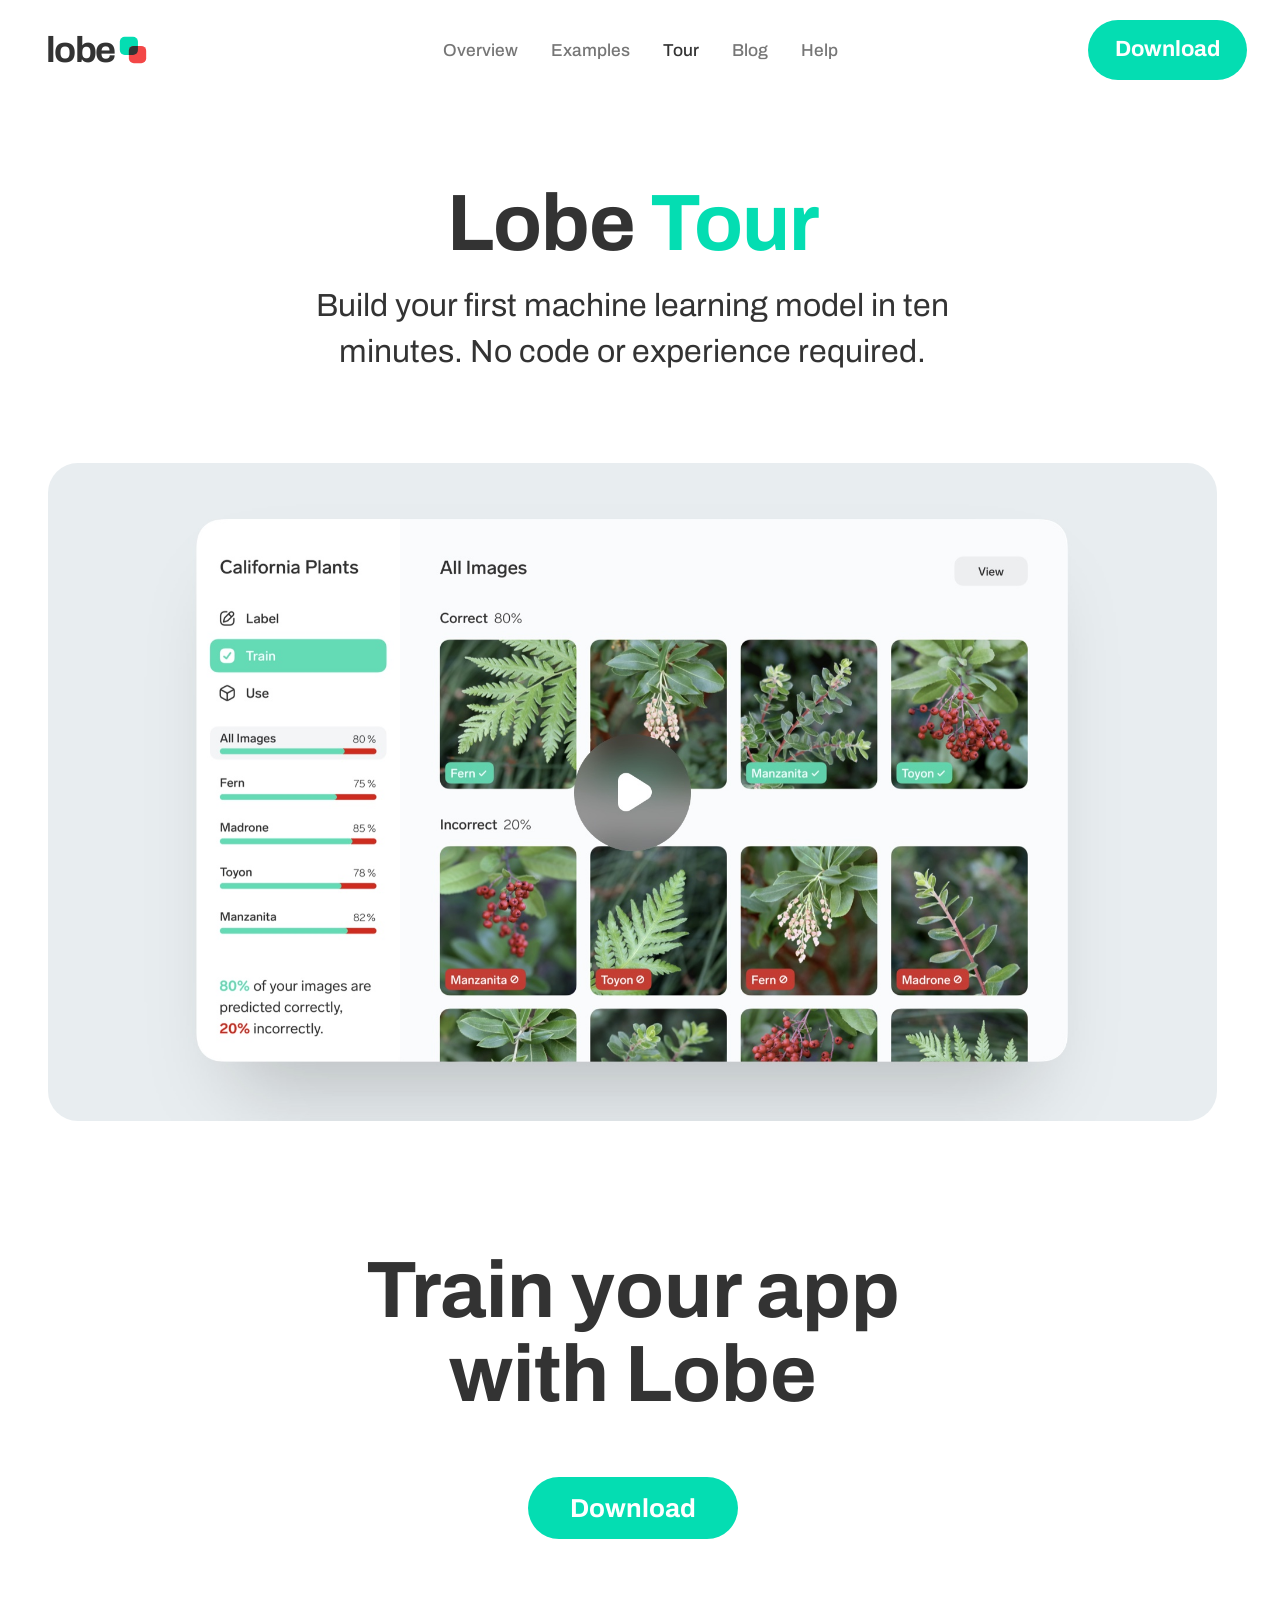
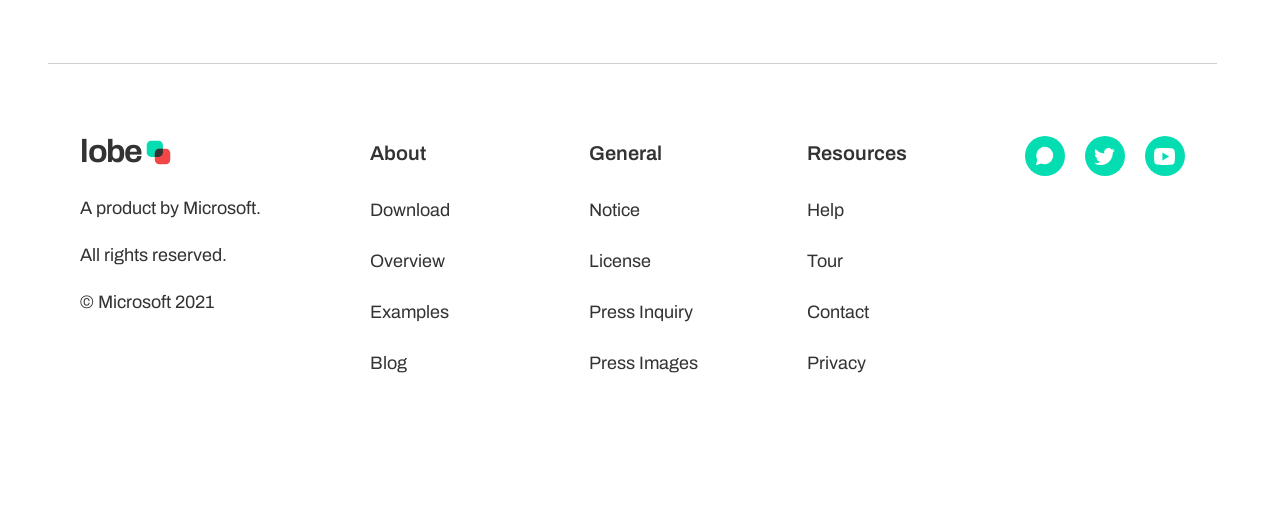
<file: lobe.html>
<!DOCTYPE html>
<html lang="en">
<head>
  <meta charset="UTF-8">
  <meta name="robots" content="noindex, nofollow, noimageindex">
  <meta name="viewport" content="width=device-width, initial-scale=1.0">
  <meta name="description" content="Take the Lobe tour. Build your first machine learning model in ten minutes. No code or experience required.">
  <title>Lobe — Tour</title>
  <link rel="preload" href="fonts/archivo-latin.woff2" as="font" type="font/woff2" crossorigin>
  <link rel="stylesheet" href="lobe.css?v=menu-4">
  <script src="lobe.js?v=menu-4" defer></script>
</head>
<body>
  <a class="skip-link" href="#tour">Skip to the tour</a>

  <svg class="icon-library" xmlns="http://www.w3.org/2000/svg" aria-hidden="true">
    <symbol id="lobe-mark" viewBox="0 0 34 34">
      <rect x="1" y="1" width="22" height="22" rx="6" fill="#04ddb2"/>
      <rect x="12" y="12" width="21" height="21" rx="6" fill="#f34747"/>
      <path d="M18 12h5v5a6 6 0 0 1-6 6h-5v-5a6 6 0 0 1 6-6Z" fill="#333333"/>
    </symbol>
    <symbol id="twitter-icon" viewBox="0 0 24 24">
      <path d="M22 5.9a8.2 8.2 0 0 1-2.35.65 4.1 4.1 0 0 0 1.8-2.27 8.2 8.2 0 0 1-2.6.99 4.1 4.1 0 0 0-7 3.74 11.64 11.64 0 0 1-8.45-4.28 4.1 4.1 0 0 0 1.27 5.47 4.08 4.08 0 0 1-1.86-.51v.05a4.1 4.1 0 0 0 3.29 4.02 4.13 4.13 0 0 1-1.85.07 4.1 4.1 0 0 0 3.83 2.85A8.23 8.23 0 0 1 2 18.38a11.6 11.6 0 0 0 6.28 1.84c7.54 0 11.66-6.24 11.66-11.65l-.01-.53A8.3 8.3 0 0 0 22 5.9Z"/>
    </symbol>
    <symbol id="chat-icon" viewBox="0 0 24 24">
      <path d="M12 2a9.5 9.5 0 0 0-8.31 14.11L2 22l5.89-1.69A9.5 9.5 0 1 0 12 2Z"/>
    </symbol>
    <symbol id="youtube-icon" viewBox="0 0 24 24">
      <path fill-rule="evenodd" d="M21.6 6.2a2.8 2.8 0 0 0-1.97-1.98C17.88 3.75 12 3.75 12 3.75s-5.88 0-7.63.47A2.8 2.8 0 0 0 2.4 6.2 29.2 29.2 0 0 0 1.93 12c0 1.95.16 3.88.47 5.8a2.8 2.8 0 0 0 1.97 1.98c1.75.47 7.63.47 7.63.47s5.88 0 7.63-.47a2.8 2.8 0 0 0 1.97-1.98c.31-1.92.47-3.85.47-5.8 0-1.95-.16-3.88-.47-5.8ZM10 15.75v-7.5L16.5 12 10 15.75Z" clip-rule="evenodd"/>
    </symbol>
  </svg>

  <header class="site-header">
    <a class="brand" href="lobe.html" aria-label="Lobe home">
      <span class="brand-word">lobe</span>
      <svg class="brand-mark" aria-hidden="true"><use href="#lobe-mark"/></svg>
    </a>

    <nav class="primary-nav" id="primary-nav" aria-label="Main navigation">
      <a href="https://web.archive.org/web/20221115192806/https://www.lobe.ai/" target="_blank" rel="noopener noreferrer" title="Open the archived Lobe overview">Overview</a>
      <a href="https://web.archive.org/web/20221115192806/https://www.lobe.ai/examples" target="_blank" rel="noopener noreferrer" title="Open the archived Lobe examples">Examples</a>
      <a class="active" href="#tour" aria-current="page">Tour</a>
      <a href="https://web.archive.org/web/20221115192806/https://www.lobe.ai/blog" target="_blank" rel="noopener noreferrer" title="Open the archived Lobe blog">Blog</a>
      <a href="https://web.archive.org/web/20221115192806/https://www.lobe.ai/docs/welcome/welcome" target="_blank" rel="noopener noreferrer" title="Open the archived Lobe help">Help</a>
    </nav>

    <div class="header-actions">
      <a class="download-button" href="https://github.com/lobe" target="_blank" rel="noopener noreferrer" title="Open the official Lobe project archive">Download</a>
      <button class="menu-toggle" type="button" aria-label="Open navigation" aria-expanded="false" aria-controls="primary-nav" hidden>
        <span aria-hidden="true"></span><span aria-hidden="true"></span><span aria-hidden="true"></span>
      </button>
    </div>
  </header>

  <main>
    <section class="tour-section" id="tour" aria-labelledby="tour-title">
      <div class="tour-heading">
        <h1 id="tour-title">Lobe <span>Tour</span></h1>
        <p>Build your first machine learning model in ten<br class="description-break"> minutes. No code or experience required.</p>
      </div>

      <!-- The original poster already includes the round play icon. -->
      <button class="video-launcher" id="open-video" type="button" aria-haspopup="dialog" aria-controls="tour-video-dialog" aria-label="Play the Lobe tour video">
        <img src="assets/lobe/tour-poster.jpg" alt="California Plants project in Lobe, showing labelled plant images and training results" width="2000" height="1126" fetchpriority="high" decoding="async">
      </button>
    </section>

    <section class="download-section" aria-labelledby="download-title">
      <h2 id="download-title">Train your app<br>with Lobe</h2>
      <a class="download-button download-button-large" href="https://github.com/lobe" target="_blank" rel="noopener noreferrer" title="Open the official Lobe project archive">Download</a>
    </section>
  </main>

  <footer class="site-footer">
    <div class="footer-grid">
      <div class="footer-brand">
        <a class="brand" href="lobe.html" aria-label="Lobe home">
          <span class="brand-word">lobe</span>
          <svg class="brand-mark" aria-hidden="true"><use href="#lobe-mark"/></svg>
        </a>
        <div class="footer-copyright">
          <p>A product by Microsoft.</p>
          <p>All rights reserved.</p>
          <p>© Microsoft 2021</p>
        </div>
      </div>

      <nav class="footer-column" aria-labelledby="footer-about">
        <h2 id="footer-about">About</h2>
        <a href="https://github.com/lobe" target="_blank" rel="noopener noreferrer">Download</a>
        <a href="https://web.archive.org/web/20221115192806/https://www.lobe.ai/" target="_blank" rel="noopener noreferrer">Overview</a>
        <a href="https://web.archive.org/web/20221115192806/https://www.lobe.ai/examples" target="_blank" rel="noopener noreferrer">Examples</a>
        <a href="https://web.archive.org/web/20221115192806/https://www.lobe.ai/blog" target="_blank" rel="noopener noreferrer">Blog</a>
      </nav>

      <nav class="footer-column" aria-labelledby="footer-general">
        <h2 id="footer-general">General</h2>
        <a href="https://web.archive.org/web/20221115192806/https://www.lobe.ai/NOTICE.txt" target="_blank" rel="noopener noreferrer">Notice</a>
        <a href="https://web.archive.org/web/20221115192806/https://www.lobe.ai/license" target="_blank" rel="noopener noreferrer">License</a>
        <a href="https://news.microsoft.com/microsoft-public-relations-contacts/" target="_blank" rel="noopener noreferrer">Press Inquiry</a>
        <a href="https://web.archive.org/web/20221115192806/https://www.lobe.ai/assets/press/lobe-press-images.zip" target="_blank" rel="noopener noreferrer">Press Images</a>
      </nav>

      <nav class="footer-column" aria-labelledby="footer-resources">
        <h2 id="footer-resources">Resources</h2>
        <a href="https://web.archive.org/web/20221115192806/https://www.lobe.ai/docs/welcome/welcome" target="_blank" rel="noopener noreferrer">Help</a>
        <a href="#tour">Tour</a>
        <a href="mailto:lobeai@microsoft.com">Contact</a>
        <a href="https://go.microsoft.com/fwlink/?LinkId=521839" target="_blank" rel="noopener noreferrer">Privacy</a>
      </nav>

      <nav class="social-links" aria-label="Lobe on social media">
        <a href="https://reddit.com/r/lobe" target="_blank" rel="noopener noreferrer" aria-label="Lobe community chat on Reddit"><svg class="chat-icon" aria-hidden="true"><use href="#chat-icon"/></svg></a>
        <a href="https://twitter.com/lobe_ai" target="_blank" rel="noopener noreferrer" aria-label="Lobe on Twitter"><svg aria-hidden="true"><use href="#twitter-icon"/></svg></a>
        <a href="https://www.youtube.com/channel/UCYryctkBIcCszPAFg79rwAw" target="_blank" rel="noopener noreferrer" aria-label="Lobe on YouTube"><svg aria-hidden="true"><use href="#youtube-icon"/></svg></a>
      </nav>
    </div>
  </footer>

  <!-- The YouTube iframe is created only when the video is opened. -->
  <dialog class="video-dialog" id="tour-video-dialog" aria-labelledby="video-dialog-title">
    <div class="video-toolbar">
      <h2 id="video-dialog-title">Introducing Lobe</h2>
      <a class="youtube-link" href="https://www.youtube.com/watch?v=Mdcw3Sb98DA" target="_blank" rel="noopener noreferrer">Open on YouTube <span aria-hidden="true">↗</span></a>
      <button class="close-video" id="close-video" type="button" aria-label="Close video" autofocus>×</button>
    </div>
    <div class="video-mount" id="video-mount"></div>
  </dialog>
</body>
</html>
</file>
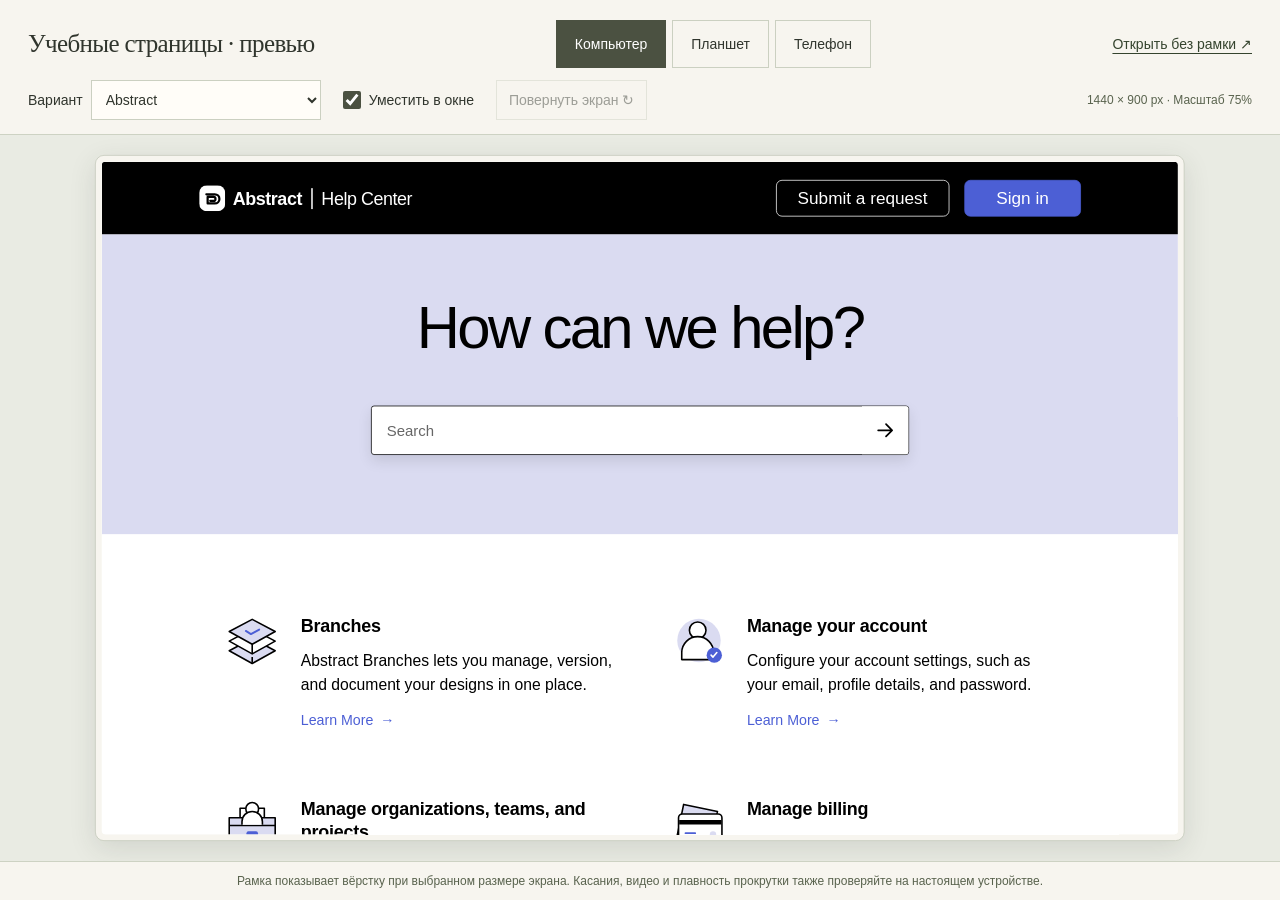
<file: preview.html>
<!doctype html>
<html lang="ru">
<head>
  <meta charset="utf-8">
  <meta name="viewport" content="width=device-width, initial-scale=1">
  <meta name="robots" content="noindex, nofollow, noimageindex">
  <meta name="theme-color" content="#f7f5ef">
  <title>Учебные страницы — предпросмотр экранов</title>
  <style>
    * { box-sizing: border-box; }
    body { margin: 0; height: 100vh; height: 100dvh; min-height: 360px; display: grid; grid-template-rows: auto minmax(0, 1fr) auto; color: #30352d; background: #e9ebe3; font: 14px/1.5 "Segoe UI", Arial, sans-serif; }
    button, input, select { font: inherit; }
    button, a, input, select { -webkit-tap-highlight-color: transparent; }
    button { cursor: pointer; }
    button:disabled { cursor: default; opacity: .45; }
    :focus-visible { outline: 2px solid #62764d; outline-offset: 4px; }
    .toolbar { padding: 20px 28px 14px; background: #f7f5ef; border-bottom: 1px solid #cdd2c3; }
    .toolbar-top { display: flex; align-items: center; justify-content: space-between; gap: 20px; flex-wrap: wrap; }
    h1 { margin: 0; font: 400 25px/1.2 Georgia, serif; letter-spacing: -.025em; }
    .device-buttons { display: flex; flex-wrap: wrap; gap: 6px; }
    .device-buttons button { min-height: 48px; padding: 10px 18px; border: 1px solid #cbd0c1; background: transparent; color: inherit; }
    .device-buttons button[aria-pressed="true"] { background: #4b5141; border-color: #4b5141; color: #fff; }
    .open-site { color: #35442e; text-decoration-thickness: 1px; text-underline-offset: 4px; min-height: 44px; display: inline-flex; align-items: center; }
    .toolbar-options { display: flex; align-items: center; gap: 12px 22px; flex-wrap: wrap; margin-top: 12px; }
    .page-option { display: flex; align-items: center; flex-wrap: wrap; gap: 8px; min-width: 0; }
    .page-option select { min-height: 40px; width: 230px; max-width: 100%; padding: 8px 10px; color: inherit; background: #fffdf8; border: 1px solid #cbd0c1; }
    .fit-option { display: inline-flex; align-items: center; gap: 8px; min-height: 40px; cursor: pointer; }
    .fit-option input { width: 18px; height: 18px; margin: 0; accent-color: #4b5141; }
    .rotate { min-height: 40px; padding: 8px 12px; background: transparent; border: 1px solid #cbd0c1; color: inherit; }
    .screen-status { margin-left: auto; color: #59634e; font-size: 12px; font-variant-numeric: tabular-nums; }
    .preview-surface { min-width: 0; min-height: 0; overflow: auto; padding: 20px; }
    .frame-shell { position: relative; margin-inline: auto; }
    .device-frame { position: absolute; top: 0; left: 0; width: max-content; padding: 8px; border: 1px solid #c3c9ba; border-radius: 12px; background: #f7f5ef; box-shadow: 0 10px 35px #30352d20; transform-origin: top left; }
    .device-frame[data-device="tablet"], .device-frame[data-device="phone"] { padding: 10px; border-radius: 24px; background: #30352d; border-color: #30352d; }
    iframe { display: block; width: 1440px; height: 900px; max-width: none; border: 0; border-radius: 5px; background: #fff; }
    .device-frame[data-device="tablet"] iframe, .device-frame[data-device="phone"] iframe { border-radius: 13px; }
    .preview-note { margin: 0; padding: 10px 24px; background: #f7f5ef; border-top: 1px solid #cdd2c3; color: #59634e; font-size: 12px; text-align: center; }
    noscript { position: absolute; top: 200px; left: 20px; right: 20px; padding: 20px; background: #fff; z-index: 2; }
    @media (max-width: 760px) {
      .toolbar { padding: 14px 16px 10px; }
      .toolbar-top { gap: 10px; }
      h1 { font-size: 22px; }
      .device-buttons { width: 100%; order: 3; }
      .device-buttons button { flex: 1; padding-inline: 8px; font-size: 12px; }
      .open-site { font-size: 12px; }
      .toolbar-options { gap: 6px 14px; font-size: 12px; }
      .screen-status { margin-left: 0; width: 100%; }
      .preview-surface { padding: 12px; }
      .preview-note { padding: 8px 14px; font-size: 11px; }
    }
    @media (prefers-reduced-motion: no-preference) {
      .device-buttons button { transition: background .15s, color .15s; }
    }
  </style>
</head>
<body>
  <header class="toolbar">
    <div class="toolbar-top">
      <h1>Учебные страницы · превью</h1>
      <div class="device-buttons" role="group" aria-label="Размер экрана">
        <button type="button" data-device="desktop" aria-pressed="true">Компьютер</button>
        <button type="button" data-device="tablet" aria-pressed="false">Планшет</button>
        <button type="button" data-device="phone" aria-pressed="false">Телефон</button>
      </div>
      <a id="open-site" class="open-site" href="abstract.html" target="_blank" rel="noopener noreferrer">Открыть без рамки ↗</a>
    </div>
    <div class="toolbar-options">
      <label class="page-option" for="page-preview">Вариант
        <select id="page-preview">
          <option value="abstract.html" selected>Abstract</option>
          <option value="backstage.html">Backstage Talks</option>
          <option value="bonsai.html">Bonsai</option>
          <option value="lobe.html">Lobe</option>
        </select>
      </label>
      <label class="fit-option"><input type="checkbox" id="fit-preview" checked>Уместить в окне</label>
      <button class="rotate" type="button" id="rotate-preview" aria-label="Повернуть экран планшета или телефона" disabled>Повернуть экран ↻</button>
      <output class="screen-status" id="screen-status" aria-live="polite"></output>
    </div>
  </header>
  <main class="preview-surface" id="preview-surface" aria-label="Сайт в выбранном размере экрана">
    <div class="frame-shell" id="frame-shell">
      <div class="device-frame" id="device-frame" data-device="desktop">
        <iframe id="site-preview" src="abstract.html" title="Предпросмотр сайта" width="1440" height="900"></iframe>
      </div>
    </div>
    <noscript>Для переключения экранов включите JavaScript или <a href="abstract.html">откройте сайт напрямую</a>.</noscript>
  </main>
  <p class="preview-note">Рамка показывает вёрстку при выбранном размере экрана. Касания, видео и плавность прокрутки также проверяйте на настоящем устройстве.</p>
  <script>
    (() => {
      const pageSelect = document.getElementById('page-preview');
      const openSite = document.getElementById('open-site');
      const pages = new Map([...pageSelect.options].map(option => [option.value, option.textContent]));
      const sizes = {
        desktop: { width: 1440, height: 900 },
        tablet: { width: 820, height: 1180 },
        phone: { width: 390, height: 844 }
      };
      const buttons = [...document.querySelectorAll('[data-device]')].filter(element => element.tagName === 'BUTTON');
      const surface = document.getElementById('preview-surface');
      const shell = document.getElementById('frame-shell');
      const device = document.getElementById('device-frame');
      const frame = document.getElementById('site-preview');
      const fit = document.getElementById('fit-preview');
      const rotate = document.getElementById('rotate-preview');
      const status = document.getElementById('screen-status');
      let selected = 'desktop';
      let landscape = false;
      let width = sizes.desktop.width;
      let height = sizes.desktop.height;
      let scheduled = false;

      function fitFrame() {
        const style = getComputedStyle(surface);
        const availableWidth = surface.clientWidth - parseFloat(style.paddingLeft) - parseFloat(style.paddingRight);
        const availableHeight = surface.clientHeight - parseFloat(style.paddingTop) - parseFloat(style.paddingBottom);
        const outerWidth = device.offsetWidth;
        const outerHeight = device.offsetHeight;
        const scale = fit.checked ? Math.max(.01, Math.min(1, availableWidth / outerWidth, availableHeight / outerHeight)) : 1;
        device.style.transform = `scale(${scale})`;
        shell.style.width = `${outerWidth * scale}px`;
        shell.style.height = `${outerHeight * scale}px`;
        status.textContent = `${width} × ${height} px · Масштаб ${Math.round(scale * 100)}%`;
      }

      function scheduleFit() {
        if (scheduled) return;
        scheduled = true;
        requestAnimationFrame(() => { scheduled = false; fitFrame(); });
      }

      function showDevice(value) {
        selected = value;
        const size = sizes[value];
        width = landscape ? size.height : size.width;
        height = landscape ? size.width : size.height;
        frame.width = width;
        frame.height = height;
        frame.style.width = `${width}px`;
        frame.style.height = `${height}px`;
        device.dataset.device = value;
        rotate.disabled = value === 'desktop';
        buttons.forEach(button => button.setAttribute('aria-pressed', String(button.dataset.device === value)));
        scheduleFit();
      }

      buttons.forEach(button => button.addEventListener('click', () => {
        landscape = false;
        showDevice(button.dataset.device);
      }));
      rotate.addEventListener('click', () => { landscape = !landscape; showDevice(selected); });
      fit.addEventListener('change', scheduleFit);
      new ResizeObserver(scheduleFit).observe(surface);
      window.addEventListener('resize', scheduleFit);
      function syncPage(value) {
        pageSelect.value = value;
        openSite.href = value;
        frame.title = `Предпросмотр — ${pages.get(value)}`;
      }

      pageSelect.addEventListener('change', () => {
        syncPage(pageSelect.value);
        frame.src = pageSelect.value;
      });
      frame.addEventListener('load', () => {
        // Local file browsers can restrict access to a child frame's location.
        try {
          const currentPage = new URL(frame.contentWindow.location.href).pathname.split('/').pop();
          if (pages.has(currentPage)) syncPage(currentPage);
        } catch { /* The selected page remains usable without location access. */ }
        scheduleFit();
      });
      const requestedPage = new URLSearchParams(location.search).get('page');
      const initialPage = pages.has(requestedPage) ? requestedPage : pageSelect.value;
      syncPage(initialPage);
      if (frame.getAttribute('src') !== initialPage) frame.src = initialPage;
      const initial = new URLSearchParams(location.search).get('device');
      showDevice(Object.hasOwn(sizes, initial) ? initial : 'desktop');
      document.documentElement.classList.add('js');
    })();
  </script>
</body>
</html>
</file>
<file: style.css>
/* Our four-colour palette. Change these values to recolour the page. */
:root {
  --purple: #4C5FD5;
  --lavender: #dadbf1;
  --black: #000000;
  --white: #fff;
}

* {
  box-sizing: border-box;
}

body {
  margin: 0;
  background: var(--white);
  color: var(--black);
  font-family: Arial, Helvetica, sans-serif;
  -webkit-font-smoothing: antialiased;
}

button,
input {
  font: inherit;
}

button,
a,
input {
  -webkit-tap-highlight-color: transparent;
}

button {
  cursor: pointer;
}

a {
  color: inherit;
}

button,
a {
  touch-action: manipulation;
}

:focus-visible {
  outline: 3px solid var(--purple);
  outline-offset: 5px;
}

[hidden] {
  display: none !important;
}

.visually-hidden,
.icon-library {
  position: absolute;
  width: 1px;
  height: 1px;
  overflow: hidden;
  clip-path: inset(50%);
  white-space: nowrap;
}

.skip-link {
  position: fixed;
  top: 10px;
  left: 10px;
  z-index: 10;
  padding: 12px 18px;
  border-radius: 4px;
  background: var(--white);
  transform: translateY(-160%);
}

.skip-link:focus {
  transform: translateY(0);
}

/* Header */
.site-header {
  background: var(--black);
  color: var(--white);
}

.header-inner {
  display: flex;
  align-items: center;
  justify-content: space-between;
  gap: 24px;
  width: calc(100% - 260px);
  padding: 24px 0;
  margin: 0 auto;
}

.brand {
  display: inline-flex;
  align-items: center;
  gap: 10px;
  flex-shrink: 0;
  text-decoration: none;
  font-size: 24px;
  letter-spacing: -0.6px;
}

.brand-mark {
  width: 35px;
  height: 35px;
  flex: 0 0 auto;
}

.brand-name {
  font-weight: 700;
}

.brand-divider {
  width: 2px;
  height: 28px;
  margin: 0 2px;
  background: var(--white);
}

.brand-section {
  font-weight: 400;
}

.header-actions {
  display: flex;
  gap: 20px;
}

.button {
  min-height: 49px;
  padding: 9px 0;
  border: 1px solid var(--white);
  border-radius: 8px;
  color: var(--white);
  font-size: 23px;
  line-height: 1.25;
  white-space: nowrap;
  transition: background-color 160ms ease, color 160ms ease;
}

.button-request {
  border-color: #fcfcfc;
  padding-inline: 28px;
  background: var(--black);
}

.button-request:hover {
  background: var(--white);
  color: var(--black);
}

.button-signin {
  min-width: 139px;
  padding-inline: 42px;
  border-color: var(--purple);
  background: var(--purple);
}

.button-signin:hover {
  border-color: var(--lavender);
  background: var(--lavender);
  color: var(--black);
}

.site-header :focus-visible,
.site-footer :focus-visible {
  outline-color: var(--lavender);
}

/* Search banner */
.hero {
  padding: 79px 24px 106px;
  background: var(--lavender);
}

.hero-inner {
  width: min(720px, 100%);
  margin: 0 auto;
}

.hero h1 {
  margin: 0 0 58px;
  text-align: center;
  font-size: clamp(40px, 5.6vw, 80px);
  font-weight: 400;
  line-height: 1.15;
  letter-spacing: -3.5px;
}

.search-form {
  position: relative;
  border-radius: 4px;
  box-shadow: 0 8px 18px rgb(0 0 0 / 10%);
}

.search-form input {
  display: block;
  width: 100%;
  height: 66px;
  padding: 16px 76px 16px 20px;
  border: 1px solid var(--black);
  border-radius: 4px;
  outline: none;
  background: var(--white);
  color: var(--black);
  font-size: 20px;
  appearance: none;
  transition: border-color 160ms ease, box-shadow 160ms ease;
}

.search-form input::placeholder {
  color: rgb(0 0 0 / 60%);
  opacity: 1;
}

.search-form input:focus {
  border-color: var(--purple);
  box-shadow: 0 0 0 2px var(--purple);
}

.search-submit {
  position: absolute;
  top: 1px;
  right: 1px;
  bottom: 1px;
  display: grid;
  place-items: center;
  width: 62px;
  border: 0;
  border-radius: 0 3px 3px 0;
  background: var(--white);
  color: var(--black);
}

.search-submit:hover {
  color: var(--purple);
}

.arrow-icon {
  width: 28px;
  height: 28px;
  fill: none;
  stroke: currentColor;
  stroke-width: 2;
  stroke-linecap: round;
  stroke-linejoin: round;
}

/* Topic grid. Cards stay open and airy, without extra boxes. */
.topics-section {
  width: min(1120px, 84%);
  margin: 0 auto;
  padding: 103px 0 118px;
}

.topics-grid {
  display: grid;
  grid-template-columns: repeat(2, minmax(0, 1fr));
  column-gap: 74px;
  row-gap: 84px;
}

.topic {
  display: grid;
  grid-template-columns: 82px minmax(0, 1fr);
  align-content: start;
  gap: 24px;
}

.topic-icon {
  width: 82px;
  height: 82px;
}

.topic h2 {
  margin: 4px 0 15px;
  font-size: 24px;
  line-height: 1.3;
  letter-spacing: -0.3px;
}

.topic p {
  margin: 0 0 19px;
  font-size: 21px;
  line-height: 1.5;
}

.text-link {
  padding: 0;
  border: 0;
  background: none;
  color: var(--purple);
  font-size: 19px;
  line-height: 1.5;
  text-align: left;
  text-decoration: none;
  text-underline-offset: 4px;
}

.text-link:hover {
  text-decoration: underline;
}

.text-link span {
  display: inline-block;
  margin-left: 4px;
}

.search-status {
  margin: -43px 0 38px;
  color: var(--purple);
  font-size: 17px;
}

.empty-state {
  padding: 12px 0 24px;
  text-align: center;
}

.empty-state h2 {
  font-size: 30px;
}

.empty-state p,
.noscript-note {
  font-size: 19px;
  line-height: 1.6;
}

/* Multicolumn footer */
.site-footer {
  padding: 56px 0 52px;
  background: var(--black);
  color: var(--white);
}

.footer-inner {
  display: grid;
  grid-template-columns: 1fr 1fr 1fr 1fr 1.2fr;
  gap: 36px;
  width: min(1360px, 88%);
  min-height: 250px;
  margin: 0 auto;
}

.footer-column h2 {
  margin: 0 0 18px;
  font-size: 24px;
  line-height: 1.3;
  letter-spacing: -0.4px;
}

.footer-column h3 {
  margin: 28px 0 10px;
  font-size: 17px;
}

.footer-column a,
.footer-column button {
  display: block;
  width: fit-content;
  max-width: 100%;
  margin: 0 0 10px;
  padding: 0;
  border: 0;
  background: none;
  color: inherit;
  font-size: 16px;
  line-height: 1.5;
  text-align: left;
  text-decoration: none;
  text-underline-offset: 4px;
}

.footer-column a:hover,
.footer-column button:hover {
  color: var(--lavender);
  text-decoration: underline;
}

.footer-signature {
  align-self: end;
  justify-self: end;
}

.footer-signature p {
  margin: 18px 0;
  font-size: 21px;
  line-height: 1.45;
}

.footer-signature small {
  color: var(--lavender);
  font-size: 12px;
  line-height: 1.5;
}

/* Local previews opened by the topic and header buttons. */
body:has(dialog[open]) {
  overflow: hidden;
}

.help-dialog {
  width: min(580px, calc(100% - 32px));
  max-height: calc(100dvh - 48px);
  padding: 47px 40px 40px;
  border: 1px solid var(--black);
  border-radius: 12px;
  background: var(--white);
  color: var(--black);
  box-shadow: 0 24px 80px rgb(0 0 0 / 20%);
}

.help-dialog::backdrop {
  background: rgb(0 0 0 / 48%);
}

.dialog-close {
  position: absolute;
  top: 10px;
  right: 13px;
  width: 36px;
  height: 36px;
  padding: 0;
  border: 0;
  border-radius: 50%;
  background: none;
  color: var(--black);
  font-size: 31px;
  line-height: 1;
}

.dialog-close:hover {
  background: var(--lavender);
}

.dialog-eyebrow {
  color: var(--purple);
  font-size: 11px;
  font-weight: 700;
  letter-spacing: 1.6px;
}

.help-dialog h2 {
  margin: 18px 0;
  font-size: 31px;
  line-height: 1.2;
  letter-spacing: -0.8px;
}

.help-dialog p,
.help-dialog li {
  font-size: 17px;
  line-height: 1.6;
}

.help-dialog ul {
  margin: 24px 0 0;
  padding: 20px 20px 20px 38px;
  border-radius: 6px;
  background: var(--lavender);
}

.help-dialog li + li {
  margin-top: 8px;
}

.dialog-note {
  margin: 24px 0 0;
  padding: 18px 20px;
  border-left: 3px solid var(--purple);
  background: var(--lavender);
}

/* Tablet and phone layouts */
@media (max-width: 1050px) {
  .brand { font-size: 21px; }
  .button { font-size: 19px; }
  .button-signin { min-width: 105px; }
  .topics-section { width: 88%; }
  .topics-grid { column-gap: 36px; }
  .topic { grid-template-columns: 65px minmax(0, 1fr); gap: 19px; }
  .topic-icon { width: 65px; height: 65px; }
  .topic p { font-size: 19px; }
  .footer-inner { grid-template-columns: repeat(4, minmax(0, 1fr)); }
  .footer-signature { grid-column: 1 / -1; justify-self: start; margin-top: 15px; }
}

@media (max-width: 900px) {
  .header-inner { width: 92%; }
}

@media (max-width: 760px) {
  .header-inner { flex-wrap: wrap; justify-content: center; gap: 21px; }
  .brand { font-size: 23px; }
  .header-actions { justify-content: center; flex-wrap: wrap; width: 100%; }
  .button { min-height: 44px; font-size: 17px; }
  .hero { padding: 62px 22px 72px; }
  .hero h1 { font-size: clamp(37px, 7.8vw, 58px); letter-spacing: -1.8px; }
  .search-form input { height: 62px; }
  .topics-section { width: min(540px, calc(100% - 44px)); padding: 66px 0 78px; }
  .topics-grid { grid-template-columns: 1fr; row-gap: 48px; }
  .topic { grid-template-columns: 65px minmax(0, 1fr); gap: 21px; }
  .topic h2 { margin-top: 2px; margin-bottom: 12px; font-size: 23px; }
  .topic p { margin-bottom: 14px; font-size: 18px; }
  .text-link { min-height: 36px; font-size: 18px; }
  .search-status { margin-top: -21px; margin-bottom: 30px; }
  .site-footer { padding: 45px 0; }
  .footer-inner { grid-template-columns: repeat(2, minmax(0, 1fr)); gap: 34px 22px; }
  .footer-column h2 { font-size: 22px; }
  .footer-signature { margin-top: 5px; }
  .help-dialog { padding: 45px 25px 28px; }
  .help-dialog h2 { font-size: 27px; }
}

@media (max-width: 360px) {
  .brand { gap: 7px; font-size: 21px; }
  .brand-mark { width: 30px; height: 30px; }
  .hero { padding-inline: 18px; }
  .hero h1 { font-size: 34px; }
  .topics-section { width: calc(100% - 36px); }
  .topic { grid-template-columns: 51px minmax(0, 1fr); gap: 15px; }
  .topic-icon { width: 51px; height: 51px; }
  .topic h2 { font-size: 21px; }
  .topic p { font-size: 17px; }
}

@media (prefers-reduced-motion: reduce) {
  * { transition: none !important; }
}
</file>
<file: backstage.css>
@font-face {
  font-family: 'Roboto';
  src: url('assets/backstage/roboto.woff2') format('woff2');
  font-style: normal;
  font-weight: 400 700;
  font-display: swap;
}

/* The first screen uses the turquoise colour from the exercise. */
:root {
  --page-color: #00c1b5;
  --ink: #333;
  --white: #fff;
}

* { box-sizing: border-box; }
html { scroll-behavior: smooth; scroll-snap-type: y proximity; }
body { margin: 0; background: var(--page-color); color: var(--ink); font-family: 'Roboto', Arial, sans-serif; -webkit-font-smoothing: antialiased; }
.js body { transition: background-color 450ms ease; }
a { color: inherit; text-underline-offset: 3px; touch-action: manipulation; }
:focus-visible { outline: 3px solid var(--ink); outline-offset: 5px; }
.sr-only { position: absolute; width: 1px; height: 1px; padding: 0; overflow: hidden; clip-path: inset(50%); white-space: nowrap; }
.skip-link { position: fixed; top: 12px; left: 16px; z-index: 50; padding: 12px 16px; transform: translateY(-160%); background: var(--white); color: var(--ink); }
.skip-link:focus { transform: translateY(0); }

/* The name, email, description and issue list stay in place on desktop. */
.page-header { position: fixed; inset: 0 0 auto; z-index: 20; display: flex; align-items: center; justify-content: space-between; gap: 24px; padding: 20px; }
.brand { display: block; flex: 0 0 auto; line-height: 0; }
.brand img { display: block; width: 260px; height: auto; }
.contact { font-size: 18px; font-weight: 700; line-height: 1.4; text-decoration: none; }
.contact:hover { text-decoration: underline; }

.issue-nav { position: fixed; right: 20px; bottom: 20px; z-index: 20; text-align: right; }
.issue-nav ul { margin: 0; padding: 0; list-style: none; }
.issue-nav a { display: inline-flex; align-items: center; justify-content: flex-end; min-height: 33px; font-size: 18px; font-weight: 400; text-decoration: none; }
.issue-nav a[aria-current="location"] { font-weight: 700; }
.issue-nav a:hover { text-decoration: underline; }

.page-about { position: fixed; left: 20px; bottom: 20px; z-index: 10; width: 320px; }
.description { margin: 0; font-size: 18px; font-weight: 700; line-height: 1.4; }
.copyright { margin: 8px 0 0; font-size: 12px; line-height: 1.6; }
.privacy { display: inline-block; margin-top: 22px; font-size: 18px; font-weight: 700; line-height: 1.4; }

/* Native scrolling and anchors work without a scrolling library. */
.issue {
  display: grid;
  place-items: center;
  min-height: 100svh;
  padding: 72px 360px 70px;
  scroll-snap-align: start;
  background: var(--issue-color);
}
.js .issue { background: transparent; }
.issue-figure { width: 100%; margin: 0; text-align: center; transition: opacity 350ms ease, transform 450ms ease; }
.js .issue:not(.is-active) .issue-figure { opacity: .35; transform: translateY(16px); }
.cover {
  display: block;
  width: min(420px, max(158px, calc((100svh - 280px) * 840 / 1064)));
  max-width: 100%;
  height: auto;
  margin: 0 auto;
}
figcaption h2 { margin: 0; font-size: 18px; font-weight: 700; line-height: 25px; }
.buy-line { margin: 12px 0 15px; font-size: 15px; font-weight: 700; line-height: 22px; }
.stores-line { margin: 0; font-size: 15px; font-weight: 700; line-height: 22px; }
.buy-line a, .stores-line a { color: var(--white); text-decoration: none; }
.buy-line a:hover, .stores-line a:hover { text-decoration: underline; }

@media (max-width: 1250px) {
  .page-about { width: 285px; }
  .issue { padding-inline: 305px; }
}
@media (max-width: 1100px) {
  .page-header { background: var(--page-color); transition: background-color 450ms ease; }
  .issue { padding-inline: 120px; }
  .page-about { position: static; width: min(360px, calc(100% - 40px)); margin: 0 auto; padding: 40px 0 70px; scroll-snap-align: end; }
}
@media (max-width: 700px) {
  .page-header { gap: 16px; }
  .brand img { width: 220px; }
  .contact { font-size: 15px; }
  .issue { padding: 90px 20px 78px; }
  .issue-nav { right: 0; bottom: 0; left: 0; padding: 6px 16px max(6px, env(safe-area-inset-bottom)); background: var(--page-color); transition: background-color 450ms ease; }
  .issue-nav ul { display: flex; align-items: center; justify-content: center; gap: 12px; }
  .issue-nav a { justify-content: center; min-height: 44px; font-size: 15px; white-space: nowrap; }
  .page-about { padding-bottom: 100px; }
}
@media (max-width: 600px) {
  .page-header { display: grid; grid-template-columns: 1fr; gap: 10px; padding: 18px 20px 12px; }
  .brand img { width: 210px; }
  .contact { justify-self: end; font-size: 14px; }
  .issue { padding-top: 96px; }
}
@media (max-width: 360px) {
  .page-header { padding-inline: 16px; }
  .brand img { width: 195px; }
  .issue { padding-inline: 12px; }
  .issue-nav ul { gap: 10px; }
  .issue-nav a { font-size: 14px; }
  .description { font-size: 17px; }
}
@media (max-height: 520px) {
  .page-header { position: absolute; }
  .issue { min-height: 620px; }
  .cover { width: 300px; }
}
@media (prefers-reduced-motion: reduce) {
  html { scroll-behavior: auto; scroll-snap-type: none; }
  *, *::before, *::after { transition: none !important; }
  .js .issue:not(.is-active) .issue-figure { opacity: 1; transform: none; }
}
</file>
<file: bonsai.css>
/* Local fonts: the page can use them without an internet connection. */
@font-face {
  font-family: 'Proxima Nova';
  src: url('fonts/proxima-nova-light.otf') format('opentype');
  font-style: normal;
  font-weight: 300;
  font-display: swap;
}

@font-face {
  font-family: 'Proxima Nova';
  src: url('fonts/proxima-nova-regular.otf') format('opentype');
  font-style: normal;
  font-weight: 400;
  font-display: swap;
}

@font-face {
  font-family: 'Proxima Nova';
  src: url('fonts/proxima-nova-semibold.otf') format('opentype');
  font-style: normal;
  font-weight: 600;
  font-display: swap;
}

@font-face {
  font-family: 'Proxima Nova';
  src: url('fonts/proxima-nova-bold.otf') format('opentype');
  font-style: normal;
  font-weight: 700;
  font-display: swap;
}

@font-face {
  font-family: 'Amerigo BT Roman';
  src: url('fonts/amerigo-bt-roman.ttf') format('truetype');
  font-style: normal;
  font-weight: 400;
  font-display: swap;
}

/* Palette and typefaces for this page only. */
:root {
  --green: #00b289;
  --ink: #4c4d5f;
  --white: #fff;
  --yellow: #f8db62;
  --muted: #979ca8;
  --line: #e3e5e8;
  --font-body: 'Proxima Nova', Arial, Helvetica, sans-serif;
  --font-heading: 'Amerigo BT Roman', Georgia, 'Times New Roman', serif;
}

* { box-sizing: border-box; }
html { scroll-behavior: smooth; scroll-padding-top: 28px; }
body {
  margin: 0;
  background: var(--white);
  color: var(--ink);
  font-family: var(--font-body);
  -webkit-font-smoothing: antialiased;
}
button, input { font: inherit; }
button, summary { cursor: pointer; }
a { color: inherit; text-decoration: none; }
button, a, summary { -webkit-tap-highlight-color: transparent; touch-action: manipulation; }
button { color: inherit; font-weight: 700; }
[hidden] { display: none !important; }
:focus-visible { outline: 3px solid var(--ink); outline-offset: 5px; }
.skip-link {
  position: fixed;
  top: 10px;
  left: 10px;
  z-index: 30;
  padding: 12px 18px;
  border: 1px solid var(--green);
  border-radius: 4px;
  background: var(--white);
  transform: translateY(-160%);
}
.skip-link:focus { transform: translateY(0); }

/* Navigation */
.site-header { position: relative; z-index: 5; background: var(--white); }
.header-inner {
  display: grid;
  grid-template-columns: auto 1fr auto;
  grid-template-areas: "brand nav actions";
  align-items: center;
  gap: 100px;
  width: min(1178px, calc(100% - 80px));
  min-height: 80px;
  margin: 0 auto;
}
.logo {
  grid-area: brand;
  display: inline-flex;
  align-items: center;
  gap: 7px;
  width: fit-content;
  color: var(--green);
  font-size: 36px;
  font-weight: 700;
  letter-spacing: -1.8px;
}
.logo-image { display: block; width: 150px; height: auto; }
.primary-nav {
  grid-area: nav;
  display: flex;
  justify-content: flex-end;
  align-items: center;
  gap: 50px;
}
.nav-link, .nav-dropdown summary {
  display: inline-flex;
  align-items: center;
  gap: 11px;
  min-height: 44px;
  padding: 5px 0;
  border: 0;
  background: none;
  color: var(--ink);
  font-size: 16px;
  font-weight: 400;
  white-space: nowrap;
}
.nav-link:hover, .nav-dropdown summary:hover, .nav-dropdown[open] > summary { color: var(--green); }
.nav-dropdown { position: relative; }
summary { list-style: none; }
summary::-webkit-details-marker { display: none; }
.chevron {
  width: 7px;
  height: 7px;
  margin-top: -4px;
  border-right: 1.5px solid currentColor;
  border-bottom: 1.5px solid currentColor;
  transform: rotate(45deg);
  transition: transform 160ms ease;
}
.nav-dropdown[open] .chevron { margin-top: 4px; transform: rotate(225deg); }
.dropdown-panel {
  position: absolute;
  top: calc(100% + 12px);
  left: -27px;
  width: 295px;
  padding: 24px 22px 12px;
  border: 1px solid var(--line);
  border-radius: 6px;
  background: var(--white);
  box-shadow: 0 16px 48px rgb(76 77 95 / 12%);
}
.dropdown-kicker {
  display: block;
  margin-bottom: 14px;
  color: var(--green);
  font-size: 9px;
  font-weight: 700;
  letter-spacing: 1.3px;
}
.dropdown-panel button {
  display: block;
  width: 100%;
  margin-bottom: 5px;
  padding: 12px 4px;
  border: 0;
  border-radius: 3px;
  background: none;
  text-align: left;
}
.dropdown-panel button:hover { background: rgb(0 178 137 / 6%); }
.dropdown-panel strong { display: block; margin-bottom: 7px; font-size: 15px; }
.dropdown-panel button span { display: block; font-size: 12px; line-height: 1.55; }
.header-actions { grid-area: actions; display: flex; gap: 17px; }
.button {
  display: inline-flex;
  align-items: center;
  justify-content: center;
  min-height: 39px;
  padding: 12px 27px 9px;
  border: 1px solid var(--green);
  border-radius: 4px;
  font-size: 13px;
  font-weight: 700;
  line-height: 16px;
  letter-spacing: .6px;
  text-align: center;
  text-transform: uppercase;
  white-space: nowrap;
  transition: box-shadow 160ms ease, background-color 160ms ease;
}
.button-outline { background: var(--white); color: var(--green); }
.header-actions .button-outline { padding-inline: 22px; }
.button-green { background: var(--green); color: var(--white); }
.button:hover { box-shadow: 0 4px 14px rgb(0 178 137 / 20%); }
.button-outline:hover { background: rgb(0 178 137 / 5%); }
.button-green:hover { box-shadow: 0 5px 17px rgb(0 178 137 / 30%); }
.menu-toggle { display: none; }

/* Pricing heading and Monthly / Yearly switch */
.pricing-section { width: min(1008px, calc(100% - 80px)); margin: 143px auto 0; }
.pricing-heading {
  display: flex;
  align-items: center;
  justify-content: space-between;
  gap: 36px;
  margin-bottom: 48px;
}
h1 { margin: 0; font-family: var(--font-heading); font-size: 38px; font-weight: 400; line-height: 58px; letter-spacing: 0; }
.billing-control { position: relative; display: flex; align-items: center; gap: 28px; padding-top: 7px; }
.billing-offer {
  position: absolute;
  right: -3px;
  bottom: calc(100% + 14px);
  color: var(--green);
  font-size: 13px;
  font-weight: 600;
  line-height: 18px;
  white-space: nowrap;
  pointer-events: none;
}
.offer-arrow { position: absolute; top: 5px; left: calc(100% + 4px); width: 32px; height: 48px; }
.monthly-label, .yearly-label { font-weight: 600; letter-spacing: 1.22px; }
.monthly-label { color: var(--ink); font-size: 17px; }
.yearly-label { color: var(--muted); font-size: 16px; }
.billing-switch {
  position: relative;
  flex: 0 0 auto;
  width: 50px;
  height: 29px;
  padding: 0;
  border: 1px solid var(--green);
  border-radius: 30px;
  background: var(--green);
  transition: background-color 180ms ease;
}
.switch-thumb {
  position: absolute;
  top: 1px;
  left: 1px;
  width: 25px;
  height: 25px;
  border-radius: 50%;
  background: var(--white);
  transition: transform 180ms ease, background-color 180ms ease;
}
.billing-switch[aria-checked="true"] { background: var(--white); }
.billing-switch[aria-checked="true"] .switch-thumb { background: var(--green); transform: translateX(21px); }

/* Two equal-height plans */
.plans-grid { display: grid; grid-template-columns: repeat(2, minmax(0, 1fr)); gap: 40px; scroll-margin-top: 28px; }
.plan-card {
  position: relative;
  display: flex;
  flex-direction: column;
  min-width: 0;
  padding: 60px 65px;
  border: 1px solid #d4d6dc;
  border-radius: 4px;
  background: #fbfcff;
  box-shadow: 0 0 68px rgb(2 4 69 / 8%);
}
.plan-card h2 { position: relative; z-index: 1; margin: 0 0 19px; font-size: 26px; font-weight: 600; line-height: 35px; letter-spacing: .5px; }
.price-block { margin-bottom: 38px; padding-bottom: 25px; border-bottom: 2px solid var(--green); }
.price-line { display: flex; align-items: flex-end; gap: 0; min-height: 75px; }
.currency { align-self: flex-start; margin: 10px 10px 0 0; font-size: 30px; font-weight: 400; line-height: 28px; }
.price-amount { font-size: 62px; font-weight: 600; line-height: 75px; letter-spacing: 0; }
.price-period { margin-left: 15px; font-size: 25px; line-height: 50px; letter-spacing: 1px; white-space: nowrap; }
.billing-note { display: none; min-height: 18px; margin: 4px 0 0; font-size: 12px; line-height: 1.5; }
body:has(#billing-switch[aria-checked="true"]) .billing-note { display: block; }
.features { display: grid; gap: 18px; margin: 0 0 44px; padding: 0; list-style: none; }
.features li { position: relative; padding-left: 23px; font-size: 16px; font-weight: 400; line-height: 23px; }
.features li::before {
  position: absolute;
  top: 5px;
  left: 2px;
  width: 5px;
  height: 10px;
  border-right: 2px solid var(--green);
  border-bottom: 2px solid var(--green);
  content: '';
  transform: rotate(45deg);
}
.new-badge { display: inline-block; margin-left: 7px; padding: 0 5px; border-radius: 1px; background: var(--yellow); color: var(--white); font-size: 12px; font-weight: 700; line-height: 18px; vertical-align: 1px; }
.plan-cta { width: 100%; min-height: 64px; margin-top: auto; padding: 22px 25px; border: 0; font-size: 14px; line-height: 20px; letter-spacing: .7px; }
.ribbon-corner { position: absolute; top: -1px; right: -1px; width: 190px; height: 190px; overflow: hidden; border-top-right-radius: 4px; pointer-events: none; }
.popular-ribbon { position: absolute; top: 44px; right: -69px; display: block; width: 300px; padding: 11px 0; background: var(--green); color: var(--white); font-size: 18px; font-weight: 600; line-height: 22px; letter-spacing: 1px; text-align: center; transform: rotate(45deg); }
.billing-status { position: absolute; width: 1px; height: 1px; overflow: hidden; clip-path: inset(50%); white-space: nowrap; }

/* Accordion: each answer opens when its question is selected. */
.faq-section { width: min(780px, calc(100% - 80px)); margin: 105px auto 110px; }
.section-eyebrow { color: var(--green); font-size: 10px; font-weight: 700; letter-spacing: 1.8px; }
.faq-section > .section-eyebrow { display: block; text-align: center; }
.faq-section > h2 { margin: 18px 0 36px; font-family: var(--font-body); color: var(--green); font-size: 32px; font-weight: 300; line-height: 1.3; letter-spacing: 0; text-align: center; }
.faq-item { border-bottom: 1px solid var(--line); }
.faq-item:first-child { border-top: 1px solid var(--line); }
.faq-item summary { display: flex; justify-content: space-between; align-items: center; gap: 24px; min-height: 76px; padding: 22px 4px; font-size: 17px; font-weight: 600; line-height: 1.5; }
.faq-item summary:hover, .faq-item[open] summary { color: var(--green); }
.faq-plus { position: relative; flex: 0 0 16px; width: 16px; height: 16px; color: var(--green); }
.faq-plus::before, .faq-plus::after { position: absolute; top: 7px; left: 0; width: 16px; height: 2px; background: currentColor; content: ''; }
.faq-plus::after { transform: rotate(90deg); transition: transform 160ms ease; }
.faq-item[open] .faq-plus::after { transform: rotate(0); }
.faq-answer { padding: 0 40px 24px 4px; }
.faq-answer p { margin: 0; font-size: 15px; line-height: 1.8; }

.site-footer { display: flex; align-items: center; justify-content: space-between; gap: 25px; width: min(1120px, calc(100% - 80px)); margin: 0 auto; padding: 30px 0 34px; border-top: 1px solid var(--line); }
.footer-logo { color: var(--green); font-size: 28px; font-weight: 700; letter-spacing: -1.2px; }
.site-footer p, .site-footer > a:last-child { font-size: 12px; line-height: 1.6; }
.site-footer > a:last-child:hover { color: var(--green); }

/* Local content previews for the navigation and plan buttons. */
body:has(dialog[open]) { overflow: hidden; }
.preview-dialog { width: min(535px, calc(100% - 32px)); max-height: calc(100dvh - 40px); padding: 45px 37px 32px; border: 1px solid var(--line); border-radius: 8px; background: var(--white); color: var(--ink); box-shadow: 0 25px 90px rgb(76 77 95 / 20%); }
.preview-dialog::backdrop { background: rgb(76 77 95 / 35%); }
.dialog-close { position: absolute; top: 9px; right: 10px; width: 36px; height: 36px; padding: 0; border: 0; border-radius: 50%; background: none; font-size: 28px; }
.dialog-close:hover { background: rgb(0 178 137 / 7%); }
.preview-dialog h2 { margin: 22px 0 16px; font-family: var(--font-heading); font-size: 31px; font-weight: 400; line-height: 1.2; }
.preview-dialog p { margin: 0 0 17px; font-size: 15px; line-height: 1.8; }
.preview-list { margin: 22px 0; padding: 18px 24px 18px 37px; border: 1px solid var(--line); border-left: 3px solid var(--green); border-radius: 4px; }
.preview-list li { padding: 4px 0; font-size: 14px; line-height: 1.6; }
.selection-price { margin: 25px 0 20px; padding: 20px; border: 1px solid var(--green); border-radius: 4px; color: var(--green); font-size: 24px; font-weight: 600; }
.preview-dialog .preview-note { margin-top: 23px; font-size: 12px; }
.dialog-back { margin-top: 9px; }

/* Responsive layouts */
@media (max-width: 1200px) {
  .header-inner { gap: 60px; }
  .primary-nav { gap: 30px; }
}
@media (max-width: 1100px) {
  .header-inner { gap: 25px; }
  .primary-nav { gap: 22px; }
  .header-actions { gap: 10px; }
  .header-actions .button { padding-inline: 17px; }
  .plan-card { padding-inline: 32px; }
}
@media (max-width: 960px) {
  .header-inner { grid-template-columns: 1fr auto; grid-template-areas: "brand menu" "actions actions" "nav nav"; min-height: 0; padding: 23px 0 0; gap: 19px; }
  .menu-toggle { grid-area: menu; display: flex; flex-direction: column; justify-content: center; gap: 5px; width: 44px; height: 44px; padding: 10px; border: 1px solid var(--line); border-radius: 4px; background: var(--white); }
  .menu-toggle span { display: block; width: 22px; height: 1.5px; background: var(--ink); }
  .menu-toggle[aria-expanded="true"] { border-color: var(--green); }
  .header-actions { justify-content: end; }
  .js .primary-nav { display: none; }
  .nav-open .primary-nav, .primary-nav { align-items: stretch; justify-content: start; flex-wrap: wrap; padding: 5px 0 19px; border-bottom: 1px solid var(--line); }
  .js .nav-open .primary-nav { display: flex; }
  .dropdown-panel { top: calc(100% + 5px); left: 0; }
  .pricing-section { margin-top: 63px; }
  .pricing-heading { gap: 20px; }
  h1 { font-size: 38px; }
  .billing-control { gap: 14px; }
  .plan-card { padding: 46px 25px 30px; }
  .price-amount { font-size: 62px; }
  .price-period { margin-left: 12px; font-size: 22px; }
  .features li { font-size: 15px; }
  .ribbon-corner { width: 132px; height: 132px; }
  .popular-ribbon { top: 27px; right: -63px; width: 230px; padding-block: 7px; font-size: 12px; line-height: 18px; }
}
@media (max-width: 700px) {
  .header-inner, .pricing-section, .site-footer { width: calc(100% - 40px); }
  .logo { font-size: 33px; }
  .header-actions { display: grid; grid-template-columns: 1fr 1fr; gap: 12px; }
  .header-actions .button { min-height: 44px; }
  .primary-nav { gap: 18px 22px; }
  .nav-dropdown { position: static; }
  .primary-nav { position: relative; }
  .dropdown-panel { top: calc(100% + 6px); left: 0; width: 100%; }
  .pricing-section { margin-top: 49px; }
  .pricing-heading { flex-direction: column; align-items: flex-start; gap: 50px; margin-bottom: 31px; }
  h1 { font-size: 34px; line-height: 45px; }
  .billing-control { align-self: flex-end; padding-top: 0; gap: 17px; }
  .billing-offer { right: 24px; }
  .offer-arrow { width: 24px; height: 36px; }
  .plans-grid { grid-template-columns: 1fr; gap: 25px; }
  .plan-card { padding: 46px 30px 31px; }
  .plan-card h2 { margin-bottom: 20px; }
  .price-amount { font-size: 62px; }
  .price-period { font-size: 23px; }
  .features { gap: 17px; margin-bottom: 29px; }
  .features li { font-size: 15px; }
  .ribbon-corner { width: 145px; height: 145px; }
  .popular-ribbon { top: 30px; right: -57px; font-size: 13px; }
  .faq-section { width: calc(100% - 40px); margin: 72px auto; }
  .faq-section > h2 { margin-top: 16px; margin-bottom: 25px; font-size: 29px; }
  .faq-item summary { min-height: 76px; padding-block: 20px; font-size: 16px; }
  .faq-answer { padding-right: 12px; }
  .site-footer { flex-wrap: wrap; gap: 17px 25px; padding: 27px 0; }
  .site-footer p { flex-basis: calc(100% - 115px); margin-left: auto; text-align: right; }
  .site-footer > a:last-child { margin-left: auto; }
  .preview-dialog { padding: 44px 24px 27px; }
}
@media (max-width: 360px) {
  .header-inner, .pricing-section, .site-footer, .faq-section { width: calc(100% - 32px); }
  .plan-card { padding-inline: 23px; }
  .features li { font-size: 14px; }
  .price-period { font-size: 21px; }
  .billing-control { gap: 13px; }
  h1 { font-size: 34px; }
}
@media (prefers-reduced-motion: reduce) {
  html { scroll-behavior: auto; }
  *, *::before, *::after { transition: none !important; }
}
</file>
<file: lobe.css>
/* Archivo is stored locally in the shared fonts folder. */
@font-face {
  font-family: 'Archivo';
  src: url('fonts/archivo-latin.woff2') format('woff2');
  font-style: normal;
  font-weight: 400 700;
  font-display: swap;
}

/* Colours and the main sizes are collected here for easy editing. */
:root {
  --mint: #04ddb2;
  --ink: #333;
  --white: #fff;
  --muted: #767676;
  --coral: #f34747;
  --video-background: #e8edf0;
  --content-width: 1200px;
  /* Requested spacing at the 1919px reference width. */
  --desktop-step: clamp(0px, calc(100vw - 1100px), 819px);
  --header-inset: calc(36px + var(--desktop-step) * 46 / 819);
  --brand-nav-gap: calc(241.91px + var(--desktop-step) * 250.09 / 819);
  --nav-item-gap: calc(25px + var(--desktop-step) * 36 / 819);
  --nav-download-gap: calc(198.48px + var(--desktop-step) * 233.52 / 819);
  --header-title-gap: 134px;
  --title-description-gap: 41px;
  --heading-download-gap: 75px;
}

* { box-sizing: border-box; }
html { scroll-behavior: smooth; scroll-padding-top: 24px; scrollbar-gutter: stable; }
body { margin: 0; background: var(--white); color: var(--ink); font-family: 'Archivo', Arial, Helvetica, sans-serif; -webkit-font-smoothing: antialiased; }
button { font: inherit; cursor: pointer; }
a { color: inherit; text-decoration: none; }
button, a { -webkit-tap-highlight-color: transparent; touch-action: manipulation; }
[hidden] { display: none !important; }
:focus-visible { outline: 3px solid var(--ink); outline-offset: 6px; }
.icon-library { position: absolute; width: 1px; height: 1px; overflow: hidden; clip-path: inset(50%); }
.skip-link { position: fixed; z-index: 30; top: 12px; left: 12px; padding: 12px 18px; border-radius: 8px; background: var(--mint); color: var(--ink); transform: translateY(-170%); }
.skip-link:focus { transform: translateY(0); }

/* Header and the two-square logo */
.site-header {
  position: relative;
  z-index: 10;
  display: grid;
  grid-template-columns: max-content max-content max-content;
  align-items: center;
  gap: 0;
  min-height: 100px;
  max-width: 1919px;
  margin-inline: auto;
  padding: 20px 0 20px var(--header-inset);
  background: var(--white);
}
.brand { display: inline-flex; align-items: center; gap: 5px; width: fit-content; }
.brand-word { color: var(--ink); font-size: 36px; font-weight: 700; line-height: 1; letter-spacing: -1.7px; }
.brand-mark { width: 28px; height: 28px; flex: 0 0 auto; }
/* The SVG has 1/34 of its width empty after the red square. */
.primary-nav { display: flex; align-items: center; gap: var(--nav-item-gap); margin-left: calc(var(--brand-nav-gap) - 28px / 34); }
.primary-nav a { display: inline-flex; align-items: center; min-height: 44px; color: var(--muted); font-size: calc(16px + var(--desktop-step) * 6 / 819); font-weight: 500; transition: color 180ms ease, transform 180ms ease; }
.primary-nav a.active { color: var(--ink); }
.header-actions { display: flex; justify-self: start; align-items: center; gap: 16px; margin-left: var(--nav-download-gap); }
.download-button { display: inline-flex; align-items: center; justify-content: center; min-height: 60px; padding: 15px 27px; border-radius: 999px; background: var(--mint); color: var(--white); font-size: 22px; font-weight: 700; line-height: 1.25; white-space: nowrap; transition: transform 180ms ease, box-shadow 180ms ease; }
.menu-toggle { display: none; }

/* Main title and the video poster */
/* Account for Archivo's line boxes so the gaps are measured from visible letters. */
.tour-heading { padding: calc(var(--header-title-gap) - 55px) 24px 0; text-align: center; }
.tour-heading h1 {
  margin: 0;
  color: var(--ink);
  font-size: 80px;
  font-weight: 700;
  line-height: 1.12;
  letter-spacing: -1px;
}
.tour-heading h1 span { color: var(--mint); }
.tour-heading p {
  max-width: 820px;
  margin: calc(var(--title-description-gap) - 26.59px) auto 0;
  font-size: 32px;
  font-weight: 400;
  line-height: 1.45;
  letter-spacing: 0;
}
.video-launcher {
  position: relative;
  display: block;
  width: min(var(--content-width), calc(100% - 96px));
  margin: 87px auto 0;
  padding: 0;
  overflow: hidden;
  border: 0;
  border-radius: 30px;
  background: var(--video-background);
  line-height: 0;
  transition: transform 250ms ease, box-shadow 250ms ease;
}
.video-launcher img { display: block; width: 100%; height: auto; }
.video-launcher:focus-visible { outline-color: var(--mint); }

/* A larger closing heading and the second Download button */
.download-section { padding: 128px 24px 124px; text-align: center; }
.download-section h2 {
  max-width: 820px;
  margin: 0 auto;
  font-size: 80px;
  font-weight: 700;
  line-height: 1.05;
  letter-spacing: 0;
}
.download-button-large { min-width: 210px; min-height: 62px; margin-top: calc(var(--heading-download-gap) - 15px); padding: 15px 34px; font-size: 26px; }

/* Footer: brand, three link columns, and social circles */
.site-footer { width: min(1340px, calc(100% - 96px)); margin: 0 auto; padding: 72px 100px 118px; border-top: 1px solid #d0d0d0; }
.footer-grid {
  display: grid;
  grid-template-columns: 1.6fr 1fr 1.15fr .85fr 170px;
  gap: 60px;
}
.footer-brand .brand-word { font-size: 32px; letter-spacing: -1.4px; }
.footer-brand .brand-mark { width: 25px; height: 25px; }
.footer-copyright { margin-top: 26px; }
.footer-copyright p { margin: 0 0 18px; font-size: 20px; line-height: 1.6; }
.footer-column h2 { margin: 2px 0 28px; font-size: 20px; font-weight: 600; line-height: 1.5; }
.footer-column a { display: block; width: fit-content; max-width: 100%; margin-bottom: 22px; font-size: 20px; line-height: 1.6; transition: color 180ms ease, transform 180ms ease; }
.social-links { display: flex; align-items: flex-start; gap: 20px; }
.social-links a { display: grid; place-items: center; width: 40px; height: 40px; border-radius: 50%; background: var(--mint); color: var(--white); transition: transform 180ms ease, box-shadow 180ms ease; }
.social-links svg { display: block; width: 25px; height: 25px; fill: currentColor; }
.social-links .chat-icon { width: 22px; height: 22px; }

/* Hover effects are limited to devices with a pointer. */
@media (hover: hover) {
  .primary-nav a:hover { color: var(--ink); transform: scale(1.06); }
  .download-button:hover { transform: scale(1.045); box-shadow: 0 8px 22px rgb(4 221 178 / 18%); }
  .video-launcher:hover { transform: translateY(-5px) scale(1.01); box-shadow: 0 23px 50px rgb(51 51 51 / 12%); }
  .footer-column a:hover { color: var(--muted); transform: translateY(-2px); }
  .social-links a:hover { transform: translateY(-3px) scale(1.08); box-shadow: 0 6px 15px rgb(4 221 178 / 20%); }
}
.download-button:active, .social-links a:active { transform: scale(.97); }

/* Video overlay. Removing its iframe stops playback on close. */
body:has(.video-dialog[open]) { overflow: hidden; }
.video-dialog { width: min(1100px, calc(100vw - 40px), calc((100dvh - 112px) * 1.77778)); max-width: none; max-height: calc(100dvh - 40px); margin: auto; padding: 0; overflow: hidden; overscroll-behavior: contain; border: 0; border-radius: 18px; background: #171717; color: var(--white); box-shadow: 0 28px 100px rgb(0 0 0 / 30%); }
.video-dialog::backdrop { background: rgb(0 0 0 / 76%); backdrop-filter: blur(5px); }
.video-toolbar { display: flex; align-items: center; gap: 20px; min-height: 64px; padding: 10px 12px 10px 22px; }
.video-toolbar h2 { margin: 0; font-size: 15px; font-weight: 600; line-height: 1.4; }
.youtube-link { margin-left: auto; color: var(--white); font-size: 12px; line-height: 1.5; text-underline-offset: 4px; }
.youtube-link:hover { text-decoration: underline; }
.close-video { flex: 0 0 auto; width: 40px; height: 40px; padding: 0; border: 0; border-radius: 50%; background: rgb(255 255 255 / 12%); color: var(--white); font-size: 29px; line-height: 1; }
.close-video:hover { background: rgb(255 255 255 / 22%); }
.video-dialog :focus-visible { outline-color: var(--mint); outline-offset: 3px; }
.video-mount { position: relative; aspect-ratio: 16 / 9; background: #000; }
.video-mount iframe { position: absolute; inset: 0; display: block; width: 100%; height: 100%; border: 0; }

/* Tablet and phone layouts */
@media (max-width: 1400px) {
  .site-footer { padding-inline: 32px; }
  .footer-grid { grid-template-columns: 1.4fr 1fr 1fr 1fr auto; gap: 38px; }
  .footer-copyright p, .footer-column a { font-size: 18px; }
}
@media (max-width: 1100px) {
  .site-header { grid-template-columns: 1fr auto 1fr; padding-inline: 36px; gap: 24px; }
  .primary-nav { gap: 25px; margin-left: 0; }
  .header-actions { justify-self: end; margin-left: 0; }
  .primary-nav a { font-size: 16px; }
  .header-actions .download-button { min-height: 48px; padding: 13px 24px; font-size: 17px; }
  .footer-grid { grid-template-columns: 1.35fr 1fr 1fr 1fr; gap: 32px; }
  .social-links { grid-column: 1 / -1; justify-self: start; margin-top: 8px; }
}
@media (max-width: 900px) {
  .site-header { --menu-header-height: 88px; grid-template-columns: 1fr auto; gap: 12px 24px; min-height: 88px; padding: 20px 28px; }
  .primary-nav { grid-row: 2; grid-column: 1 / -1; justify-content: center; flex-wrap: wrap; gap: 12px 30px; padding-top: 10px; }
  /* The closed menu stays out of keyboard navigation via inert in lobe.js. */
  .js .primary-nav {
    position: absolute;
    grid-area: auto;
    top: 100%;
    inset-inline: 0;
    display: flex;
    flex-direction: column;
    flex-wrap: nowrap;
    align-items: stretch;
    justify-content: flex-start;
    gap: 4px;
    max-height: calc(100dvh - var(--menu-header-height));
    padding: 12px 28px 20px;
    overflow-y: auto;
    overscroll-behavior: contain;
    border-bottom: 1px solid var(--video-background);
    background: var(--white);
    box-shadow: 0 16px 24px rgb(51 51 51 / 8%);
    opacity: 0;
    visibility: hidden;
    pointer-events: none;
    transform: translateY(-8px);
    transition: transform 220ms ease, opacity 180ms ease, visibility 0s linear 220ms;
  }
  .js .primary-nav a { flex: 0 0 auto; justify-content: center; font-size: 18px; }
  .js .nav-open .primary-nav { opacity: 1; visibility: visible; pointer-events: auto; transform: translateY(0); transition-delay: 0s; }
  .header-actions { grid-column: 2; grid-row: 1; }
  .menu-toggle { display: flex; flex-direction: column; align-items: center; justify-content: center; gap: 5px; width: 42px; height: 42px; padding: 7px; border: 0; border-radius: 50%; background: #f3f5f5; }
  .menu-toggle span { width: 20px; height: 2px; border-radius: 2px; background: var(--ink); transform-origin: center; transition: transform 220ms ease, opacity 160ms ease; }
  .menu-toggle[aria-expanded="true"] { background: var(--video-background); }
  .menu-toggle[aria-expanded="true"] span:first-child { transform: translateY(7px) rotate(45deg); }
  .menu-toggle[aria-expanded="true"] span:nth-child(2) { opacity: 0; transform: scaleX(.5); }
  .menu-toggle[aria-expanded="true"] span:last-child { transform: translateY(-7px) rotate(-45deg); }
  .tour-heading { padding-top: 45px; }
  .tour-heading h1 { font-size: 58px; }
  .tour-heading p { max-width: 590px; font-size: 22px; }
  .video-launcher { width: calc(100% - 64px); margin-top: 57px; }
  .download-section { padding: 80px 24px 90px; }
  .download-section h2 { font-size: 64px; }
  .site-footer { width: calc(100% - 64px); padding: 46px 0 64px; }
}
@media (max-width: 600px) {
  .site-header { --menu-header-height: 82px; min-height: 82px; padding: 18px 20px; gap: 12px; }
  .brand-word { font-size: 29px; }
  .brand-mark { width: 26px; height: 26px; }
  .header-actions { gap: 8px; }
  .header-actions .download-button { min-height: 42px; padding: 11px 17px; font-size: 14px; }
  .menu-toggle { width: 36px; height: 36px; }
  .primary-nav { gap: 6px 22px; }
  .primary-nav a { font-size: 15px; }
  .tour-heading { padding: 34px 22px 0; }
  .tour-heading h1 { font-size: 46px; letter-spacing: -1.9px; }
  .tour-heading p { max-width: 390px; margin-top: 17px; font-size: 19px; line-height: 1.5; letter-spacing: -.3px; }
  .description-break { display: none; }
  .video-launcher { width: calc(100% - 40px); margin-top: 40px; border-radius: 18px; }
  .download-section { padding: 63px 20px 75px; }
  .download-section h2 { font-size: clamp(46px, 12vw, 58px); line-height: 1.12; letter-spacing: -1.8px; }
  .download-button-large { min-height: 49px; margin-top: 30px; padding: 14px 28px; font-size: 17px; }
  .site-footer { width: calc(100% - 40px); padding-top: 36px; }
  .footer-grid { grid-template-columns: repeat(3, minmax(0, 1fr)); gap: 28px 18px; }
  .footer-brand { grid-column: 1 / -1; }
  .footer-brand .brand-word { font-size: 28px; }
  .footer-copyright { display: flex; flex-wrap: wrap; gap: 5px 18px; margin-top: 18px; }
  .footer-copyright p { margin-bottom: 0; font-size: 12px; }
  .footer-column h2 { margin-top: 3px; margin-bottom: 20px; font-size: 14px; }
  .footer-column a { margin-bottom: 17px; font-size: 13px; line-height: 1.7; }
  .social-links { grid-column: 1 / -1; gap: 14px; margin-top: 2px; }
  .social-links a { width: 36px; height: 36px; }
  .video-toolbar { min-height: 59px; gap: 12px; padding: 9px 10px 9px 14px; }
  .video-toolbar h2 { font-size: 12px; }
  .youtube-link { max-width: 82px; font-size: 10px; }
  .close-video { width: 36px; height: 36px; }
}
@media (max-width: 360px) {
  .site-header { padding-inline: 16px; }
  .brand-word { font-size: 27px; }
  .brand-mark { width: 24px; height: 24px; }
  .header-actions .download-button { padding-inline: 13px; }
  .tour-heading h1 { font-size: 42px; }
  .tour-heading p { font-size: 18px; }
  .video-launcher, .site-footer { width: calc(100% - 32px); }
  .footer-grid { gap: 26px 12px; }
  .footer-column a { font-size: 12px; }
}
@media (prefers-reduced-motion: reduce) {
  html { scroll-behavior: auto; }
  *, *::before, *::after { transition: none !important; }
  .download-button, .primary-nav a, .video-launcher, .footer-column a, .social-links a { transform: none !important; }
}
</file>
